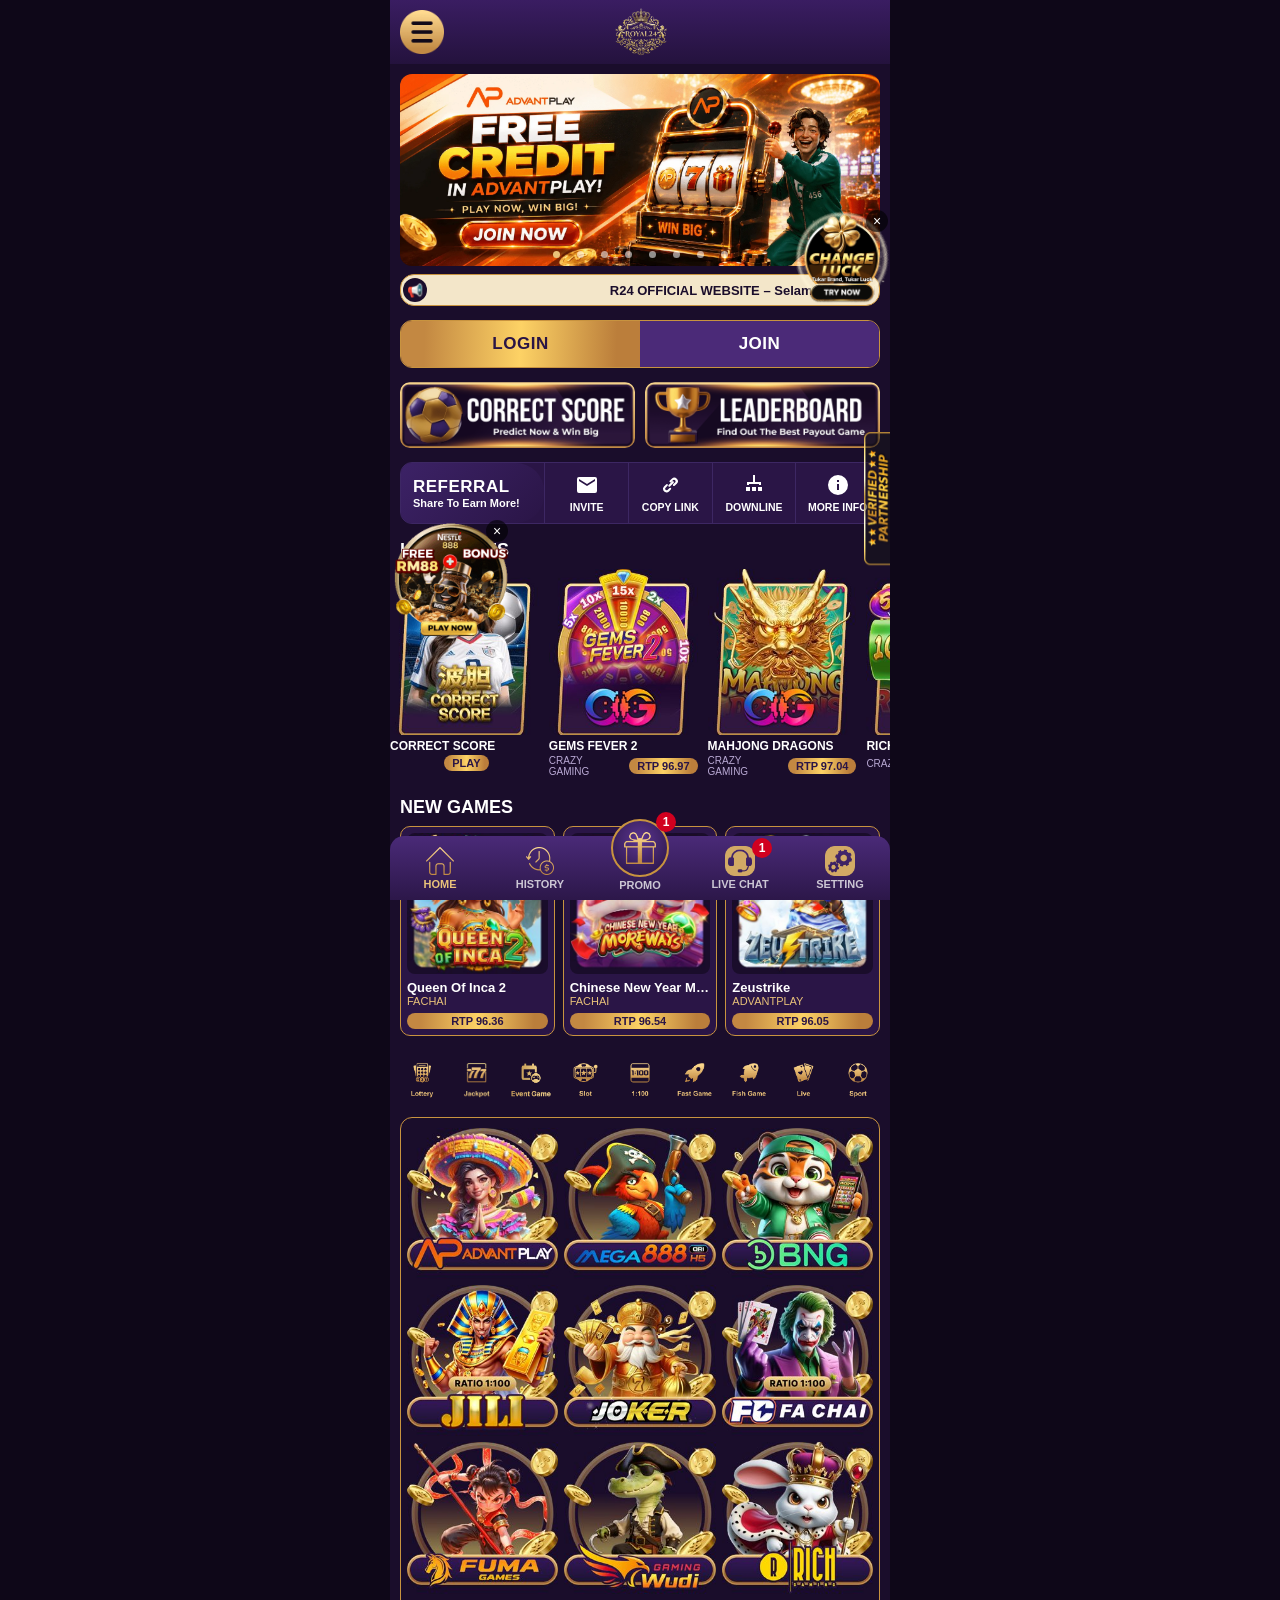
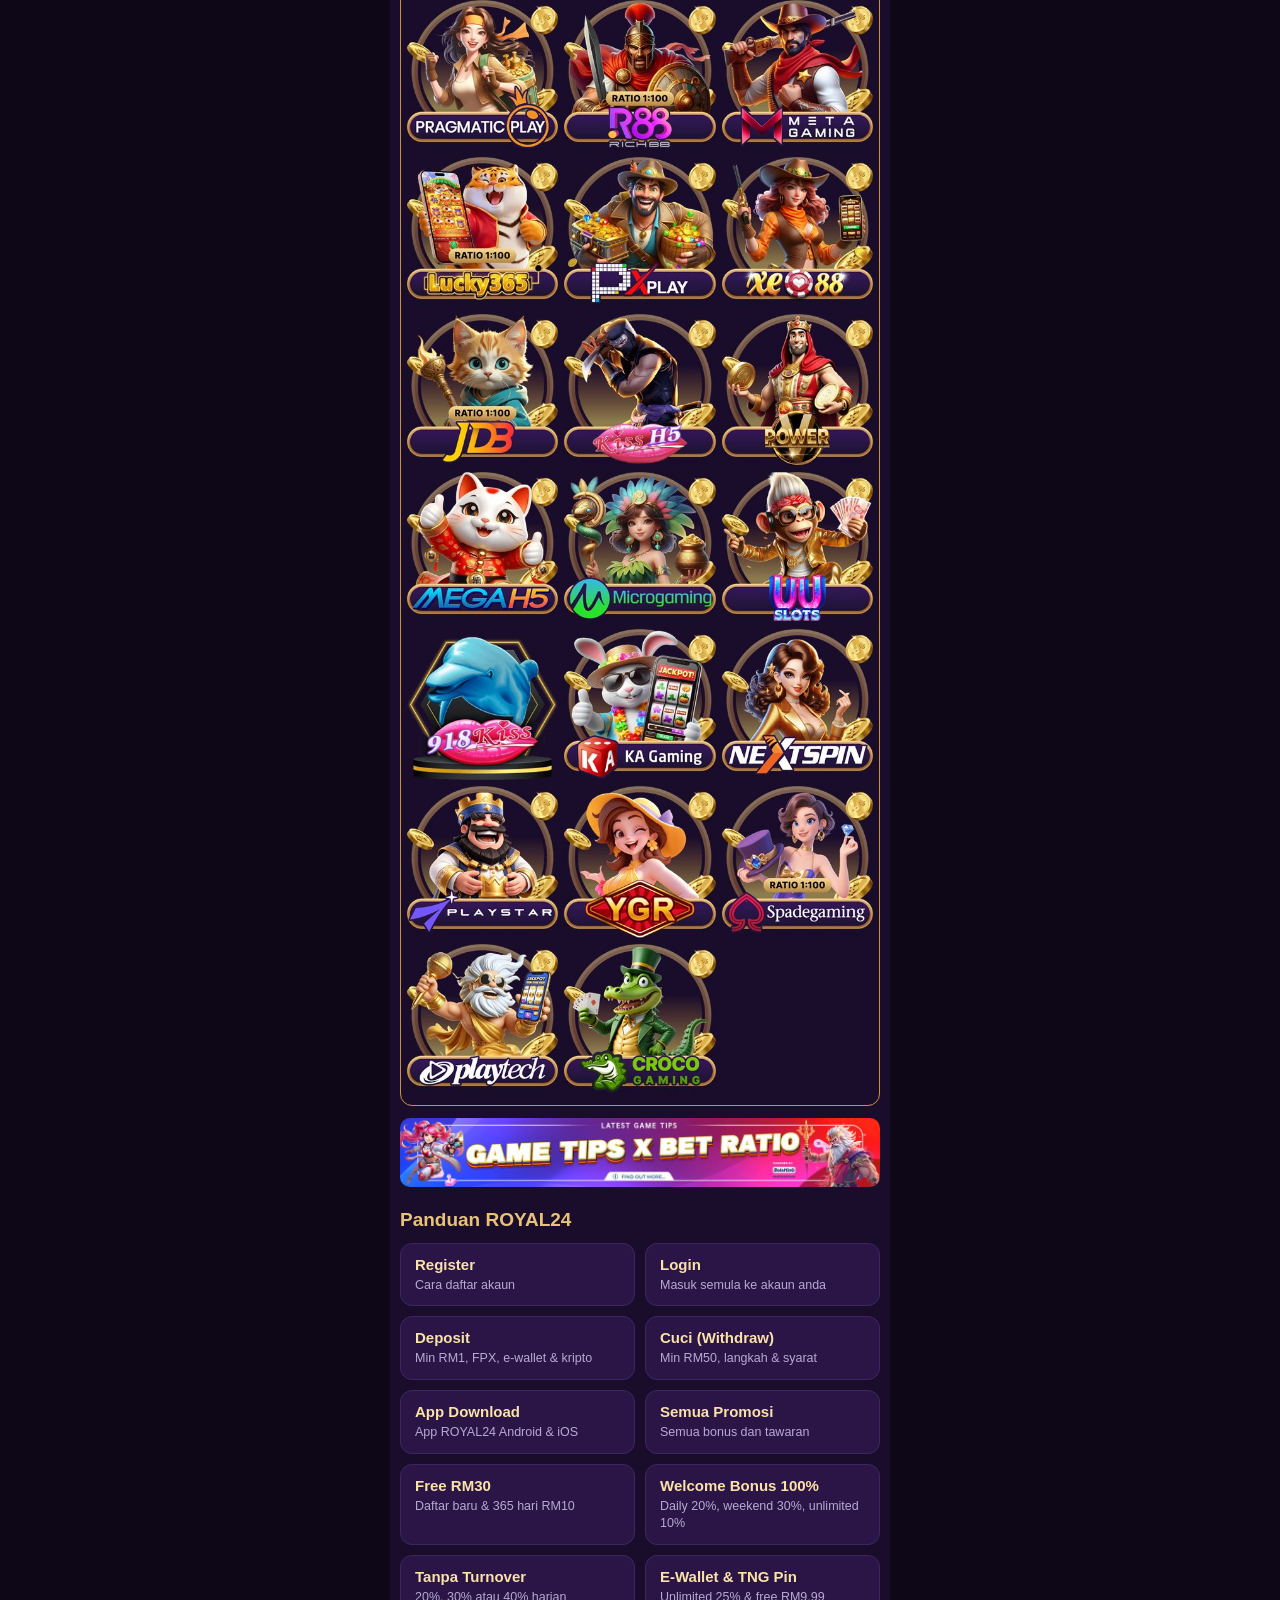
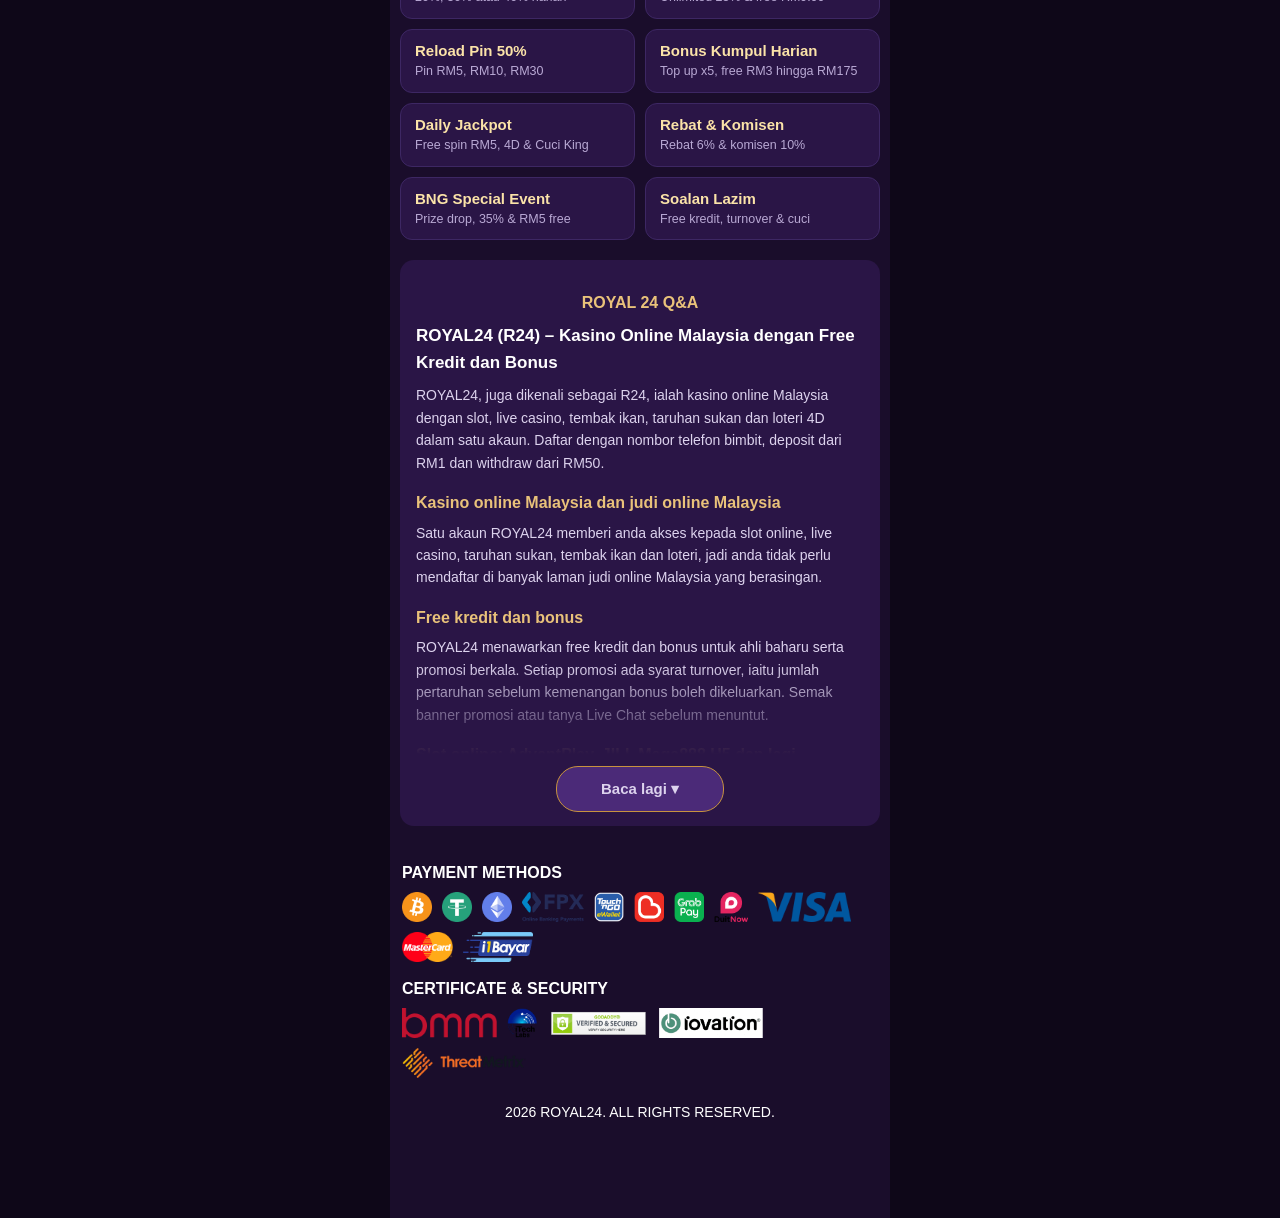
<file: index.html>
<!DOCTYPE html>
<html lang="ms">
<head>
  <meta charset="UTF-8">
  <meta name="viewport" content="width=device-width, initial-scale=1, viewport-fit=cover">
  <title>ROYAL24 (R24) – Kasino Online Malaysia | Free Kredit &amp; Bonus</title>
  <meta name="description" content="ROYAL24 (R24) kasino online Malaysia: slot, live casino, tembak ikan dan 4D. Free kredit dan bonus, deposit dari RM1 melalui FPX, Touch n Go, Boost dan GrabPay, withdraw dari RM50.">
  <meta name="robots" content="index, follow">
  <meta name="google-site-verification" content="-fDbEVdLjK5_ipsU2qZkimpQ0Qh5cwJ9fTKkLJC9FWU">
  <link rel="canonical" href="https://www.royal24.tech/">
  <meta property="og:type" content="website">
  <meta property="og:site_name" content="ROYAL24">
  <meta property="og:title" content="ROYAL24 (R24) – Kasino Online Malaysia | Free Kredit &amp; Bonus">
  <meta property="og:description" content="Slot, live casino, tembak ikan dan 4D. Deposit dari RM1, withdraw dari RM50.">
  <meta property="og:url" content="https://www.royal24.tech/">
  <meta property="og:image" content="https://www.royal24.tech/assets/banners/banner-13.webp">
  <link rel="icon" href="assets/ui/logo.png">
  <meta name="theme-color" content="#1a0d2b">
  <link rel="preload" as="image" href="assets/banners/banner-13.webp" fetchpriority="high">
  <link rel="stylesheet" href="styles.css">
</head>
<body>
  <main class="app">

    <header class="topbar">
      <a class="menu-btn" data-link="register" aria-label="Menu"><img src="assets/ui/menu.png" alt="" width="100" height="100"></a>
      <a class="logo" href="./"><img src="assets/ui/logo.png" alt="ROYAL24" width="200" height="178"></a>
      <span></span>
    </header>

    <!-- Every section below is written into the HTML (not built by script)
         so the page appears complete on first paint and never jumps. -->
    <section class="carousel" aria-label="Promosi">
      <div class="carousel-track" id="carouselTrack"><a class="slide" href="https://ppg668.cc/register.php?r=BMMTH"><img src="assets/banners/banner-13.webp" alt="Promosi ROYAL24 1" width="1000" height="400" fetchpriority="high"></a><a class="slide" href="https://ppg668.cc/register.php?r=BMMTH"><img src="assets/banners/banner-14.jpg" alt="Promosi ROYAL24 2" width="1000" height="400" loading="lazy"></a><a class="slide" href="https://ppg668.cc/register.php?r=BMMTH"><img src="assets/banners/banner-15.jpg" alt="Promosi ROYAL24 3" width="1000" height="400" loading="lazy"></a><a class="slide" href="https://ppg668.cc/register.php?r=BMMTH"><img src="assets/banners/banner-16.jpg" alt="Promosi ROYAL24 4" width="1000" height="400" loading="lazy"></a><a class="slide" href="https://ppg668.cc/register.php?r=BMMTH"><img src="assets/banners/banner-6.jpg" alt="Promosi ROYAL24 5" width="1000" height="400" loading="lazy"></a><a class="slide" href="https://ppg668.cc/register.php?r=BMMTH"><img src="assets/banners/banner-7.jpg" alt="Promosi ROYAL24 6" width="1000" height="400" loading="lazy"></a><a class="slide" href="https://ppg668.cc/register.php?r=BMMTH"><img src="assets/banners/banner-8.jpg" alt="Promosi ROYAL24 7" width="1000" height="400" loading="lazy"></a><a class="slide" href="https://ppg668.cc/register.php?r=BMMTH"><img src="assets/banners/banner-9.jpg" alt="Promosi ROYAL24 8" width="1000" height="400" loading="lazy"></a></div>
      <div class="carousel-dots" id="carouselDots"></div>
    </section>

    <div class="marquee" aria-label="Pengumuman"><span class="mic" aria-hidden="true">📢</span><div class="mq"><span>R24 OFFICIAL WEBSITE – Selamat datang ke ROYAL24, kasino online Malaysia. Nikmati free kredit, bonus dan promosi menarik, slot, live casino dan sportsbook dengan pengalaman bermain yang lancar.</span></div></div>

    <div class="auth-tabs">
      <a class="login" data-link="login">LOGIN</a>
      <a class="join" data-link="register">JOIN</a>
    </div>

    <div class="cards">
      <a data-link="correctScore"><img src="assets/ui/card-correct-score.png" alt="Correct Score – predict now and win big" width="1064" height="300"></a>
      <a data-link="leaderboard"><img src="assets/ui/card-leaderboard.png" alt="Leaderboard – find out the best payout game" width="1064" height="300"></a>
    </div>

    <section class="referral" aria-label="Referral">
      <div class="ref-title"><b>REFERRAL</b><small>Share To Earn More!</small></div>
      <div class="ref-actions">
        <button id="shareBtn"><svg viewBox="0 0 24 24"><path d="M20 4H4a2 2 0 0 0-2 2v12a2 2 0 0 0 2 2h16a2 2 0 0 0 2-2V6a2 2 0 0 0-2-2zm0 4-8 5-8-5V6l8 5 8-5z"/></svg>INVITE</button>
        <button id="copyBtn"><svg viewBox="0 0 24 24"><path d="M10.6 13.4a1 1 0 0 1 0-1.4l3.5-3.5a1 1 0 1 1 1.4 1.4L12 13.4a1 1 0 0 1-1.4 0zM8.5 19.5a3.5 3.5 0 0 1-2.5-6l2.1-2.1a1 1 0 1 1 1.4 1.4l-2.1 2.1a1.5 1.5 0 0 0 2.1 2.1l2.1-2.1a1 1 0 0 1 1.4 1.4L11 18.5a3.5 3.5 0 0 1-2.5 1zm7.4-6.5a1 1 0 0 1-.7-1.7l2.1-2.1a1.5 1.5 0 0 0-2.1-2.1l-2.1 2.1a1 1 0 0 1-1.4-1.4L13.8 5.7a3.5 3.5 0 0 1 5 5l-2.1 2.1a1 1 0 0 1-.8.2z"/></svg>COPY LINK</button>
        <a data-link="downline"><svg viewBox="0 0 24 24"><path d="M11 2h2v5h-2zM5 9h14v3h-2v-1H7v1H5zm-1 5h4v4H4zm6 0h4v4h-4zm6 0h4v4h-4zM11 7h2v2h-2z"/></svg>DOWNLINE</a>
        <a data-link="referralInfo"><svg viewBox="0 0 24 24"><path d="M12 2a10 10 0 1 0 10 10A10 10 0 0 0 12 2zm1 15h-2v-6h2zm0-8h-2V7h2z"/></svg>MORE INFO</a>
      </div>
    </section>

    <section class="block">
      <h2 class="head">HOT GAMES</h2>
      <div class="hscroll">
        <a class="hot" data-link="games"><img src="assets/hot/hot-1.jpg" alt="Correct Score" width="300" height="335" loading="lazy"><span class="g-name">Correct Score</span><span class="g-meta"><span class="g-prov"></span><span class="rtp play">PLAY</span></span></a>
        <a class="hot" data-link="games"><img src="assets/hot/hot-2.jpg" alt="Gems Fever 2" width="300" height="335" loading="lazy"><span class="g-name">Gems Fever 2</span><span class="g-meta"><span class="g-prov">Crazy Gaming</span><span class="rtp">RTP 96.97</span></span></a>
        <a class="hot" data-link="games"><img src="assets/hot/hot-3.jpg" alt="Mahjong Dragons" width="300" height="335" loading="lazy"><span class="g-name">Mahjong Dragons</span><span class="g-meta"><span class="g-prov">Crazy Gaming</span><span class="rtp">RTP 97.04</span></span></a>
        <a class="hot" data-link="games"><img src="assets/hot/hot-4.jpg" alt="Rich Coming" width="300" height="335" loading="lazy"><span class="g-name">Rich Coming</span><span class="g-meta"><span class="g-prov">Crazy Gaming</span><span class="rtp play">PLAY</span></span></a>
        <a class="hot" data-link="games"><img src="assets/hot/hot-8.jpg" alt="DJ Boom Boom" width="300" height="335" loading="lazy"><span class="g-name">DJ Boom Boom</span><span class="g-meta"><span class="g-prov">Fachai</span><span class="rtp play">PLAY</span></span></a>
        <a class="hot" data-link="games"><img src="assets/hot/hot-9.webp" alt="Dragon Chi's Quest" width="300" height="335" loading="lazy"><span class="g-name">Dragon Chi's Quest</span><span class="g-meta"><span class="g-prov">AdvantPlay</span><span class="rtp play">PLAY</span></span></a>
        <a class="hot" data-link="games"><img src="assets/hot/hot-10.webp" alt="Maya: Elemental Totem" width="300" height="335" loading="lazy"><span class="g-name">Maya: Elemental Totem</span><span class="g-meta"><span class="g-prov">AdvantPlay</span><span class="rtp play">PLAY</span></span></a>
        <a class="hot" data-link="games"><img src="assets/hot/hot-11.jpg" alt="Aztec Bonus Hunt 2" width="300" height="335" loading="lazy"><span class="g-name">Aztec Bonus Hunt 2</span><span class="g-meta"><span class="g-prov">AdvantPlay</span><span class="rtp play">PLAY</span></span></a>
      </div>
    </section>

    <section class="block">
      <h2 class="head">NEW GAMES</h2>
      <div class="new-grid">
        <a class="new-card" data-link="games"><img src="assets/new/new-1.jpg" alt="Queen Of Inca 2" width="300" height="300" loading="lazy"><b>Queen Of Inca 2</b><span>Fachai</span><span class="rtp wide">RTP 96.36</span></a>
        <a class="new-card" data-link="games"><img src="assets/new/new-2.jpg" alt="Chinese New Year Moreways" width="300" height="300" loading="lazy"><b>Chinese New Year Moreways</b><span>Fachai</span><span class="rtp wide">RTP 96.54</span></a>
        <a class="new-card" data-link="games"><img src="assets/new/new-3.jpg" alt="Zeustrike" width="300" height="300" loading="lazy"><b>Zeustrike</b><span>AdvantPlay</span><span class="rtp wide">RTP 96.05</span></a>
      </div>
    </section>

    <section class="block">
      <h2 class="sr-only">Kategori permainan</h2>
      <div class="cat-row">
        <a class="cat" data-link="games"><img src="assets/cat/cat-1.png" alt="Lottery" width="120" height="111" loading="lazy"></a>
        <a class="cat" data-link="games"><img src="assets/cat/cat-2.png" alt="Jackpot" width="120" height="111" loading="lazy"></a>
        <a class="cat" data-link="games"><img src="assets/cat/cat-3.png" alt="Event Game" width="120" height="111" loading="lazy"></a>
        <a class="cat" data-link="games"><img src="assets/cat/cat-4.png" alt="Slot" width="120" height="111" loading="lazy"></a>
        <a class="cat" data-link="games"><img src="assets/cat/cat-5.png" alt="1:100" width="120" height="111" loading="lazy"></a>
        <a class="cat" data-link="games"><img src="assets/cat/cat-6.png" alt="Fast Game" width="120" height="111" loading="lazy"></a>
        <a class="cat" data-link="games"><img src="assets/cat/cat-7.png" alt="Fish Game" width="120" height="111" loading="lazy"></a>
        <a class="cat" data-link="games"><img src="assets/cat/cat-8.png" alt="Live" width="120" height="111" loading="lazy"></a>
        <a class="cat" data-link="games"><img src="assets/cat/cat-9.png" alt="Sport" width="120" height="111" loading="lazy"></a>
      </div>
      <div class="prov-box">
        <div class="prov-grid">
        <a class="prov" data-link="games"><img src="assets/slots/advp.jpg" alt="AdvantPlay" width="240" height="240" loading="lazy"></a>
        <a class="prov" data-link="games"><img src="assets/slots/m2h5.jpg" alt="Mega888 H5" width="240" height="240" loading="lazy"></a>
        <a class="prov" data-link="games"><img src="assets/slots/bng.jpg" alt="BNG" width="240" height="240" loading="lazy"></a>
        <a class="prov" data-link="games"><img src="assets/slots/jili.jpg" alt="JILI" width="240" height="240" loading="lazy"></a>
        <a class="prov" data-link="games"><img src="assets/slots/joker.jpg" alt="Joker" width="240" height="240" loading="lazy"></a>
        <a class="prov" data-link="games"><img src="assets/slots/fc.jpg" alt="Fa Chai" width="240" height="240" loading="lazy"></a>
        <a class="prov" data-link="games"><img src="assets/slots/fuma.jpg" alt="Fuma Games" width="240" height="240" loading="lazy"></a>
        <a class="prov" data-link="games"><img src="assets/slots/wudi.jpg" alt="Wudi Gaming" width="240" height="240" loading="lazy"></a>
        <a class="prov" data-link="games"><img src="assets/slots/rg.jpg" alt="Rich Gaming" width="240" height="240" loading="lazy"></a>
        <a class="prov" data-link="games"><img src="assets/slots/pp-1.jpg" alt="Pragmatic Play" width="240" height="240" loading="lazy"></a>
        <a class="prov" data-link="games"><img src="assets/slots/rich88.jpg" alt="Rich88" width="240" height="240" loading="lazy"></a>
        <a class="prov" data-link="games"><img src="assets/slots/meta.jpg" alt="Meta Gaming" width="240" height="240" loading="lazy"></a>
        <a class="prov" data-link="games"><img src="assets/slots/lucky365.jpg" alt="Lucky365" width="240" height="240" loading="lazy"></a>
        <a class="prov" data-link="games"><img src="assets/slots/pxplay.jpg" alt="PXPlay" width="240" height="240" loading="lazy"></a>
        <a class="prov" data-link="games"><img src="assets/slots/xe88.jpg" alt="XE88" width="240" height="240" loading="lazy"></a>
        <a class="prov" data-link="games"><img src="assets/slots/jdb-1.jpg" alt="JDB" width="240" height="240" loading="lazy"></a>
        <a class="prov" data-link="games"><img src="assets/slots/kissh5.jpg" alt="Kiss H5" width="240" height="240" loading="lazy"></a>
        <a class="prov" data-link="games"><img src="assets/slots/vp.jpg" alt="VPower" width="240" height="240" loading="lazy"></a>
        <a class="prov" data-link="games"><img src="assets/slots/mg888h5.jpg" alt="Mega H5" width="240" height="240" loading="lazy"></a>
        <a class="prov" data-link="games"><img src="assets/slots/mg.jpg" alt="Microgaming" width="240" height="240" loading="lazy"></a>
        <a class="prov" data-link="games"><img src="assets/slots/uus.jpg" alt="UU Slots" width="240" height="240" loading="lazy"></a>
        <a class="prov" data-link="games"><img src="assets/slots/kiss918.jpg" alt="918Kiss" width="240" height="240" loading="lazy"></a>
        <a class="prov" data-link="games"><img src="assets/slots/ka.jpg" alt="KA Gaming" width="240" height="240" loading="lazy"></a>
        <a class="prov" data-link="games"><img src="assets/slots/ns.jpg" alt="NextSpin" width="240" height="240" loading="lazy"></a>
        <a class="prov" data-link="games"><img src="assets/slots/playstar.jpg" alt="PlayStar" width="240" height="240" loading="lazy"></a>
        <a class="prov" data-link="games"><img src="assets/slots/ygr.jpg" alt="YGR" width="240" height="240" loading="lazy"></a>
        <a class="prov" data-link="games"><img src="assets/slots/spade.jpg" alt="Spadegaming" width="240" height="240" loading="lazy"></a>
        <a class="prov" data-link="games"><img src="assets/slots/pt3-1.jpg" alt="Playtech" width="240" height="240" loading="lazy"></a>
        <a class="prov" data-link="games"><img src="assets/slots/croco.jpg" alt="Croco Gaming" width="240" height="240" loading="lazy"></a>
        </div>
      </div>
    </section>

    <a class="promo" data-link="gameTips"><img src="assets/ui/game-tips.jpg" alt="Royal24 slot game tips and bet ratio" width="1000" height="143" loading="lazy"></a>

    <!-- Search-engine content, folded behind "Baca lagi" by collapse.js. -->
    <section class="guide-grid-wrap home-grid" aria-label="Panduan ROYAL24">
      <h2 class="guide-grid-title">Panduan ROYAL24</h2>
      <div class="guide-grid">
        <a href="register"><b>Register</b><span>Cara daftar akaun</span></a>
        <a href="register#login"><b>Login</b><span>Masuk semula ke akaun anda</span></a>
        <a href="deposit"><b>Deposit</b><span>Min RM1, FPX, e-wallet &amp; kripto</span></a>
        <a href="cuci"><b>Cuci (Withdraw)</b><span>Min RM50, langkah &amp; syarat</span></a>
        <a href="app-download"><b>App Download</b><span>App ROYAL24 Android &amp; iOS</span></a>
        <a href="promotions"><b>Semua Promosi</b><span>Semua bonus dan tawaran</span></a>
        <a href="promotions#free"><b>Free RM30</b><span>Daftar baru &amp; 365 hari RM10</span></a>
        <a href="promotions#kaki-slot"><b>Welcome Bonus 100%</b><span>Daily 20%, weekend 30%, unlimited 10%</span></a>
        <a href="promotions#no-turnover"><b>Tanpa Turnover</b><span>20%, 30% atau 40% harian</span></a>
        <a href="promotions#ewallet"><b>E-Wallet &amp; TNG Pin</b><span>Unlimited 25% &amp; free RM9.99</span></a>
        <a href="promotions#pin"><b>Reload Pin 50%</b><span>Pin RM5, RM10, RM30</span></a>
        <a href="promotions#kumpul"><b>Bonus Kumpul Harian</b><span>Top up x5, free RM3 hingga RM175</span></a>
        <a href="promotions#jackpot"><b>Daily Jackpot</b><span>Free spin RM5, 4D &amp; Cuci King</span></a>
        <a href="promotions#rebate"><b>Rebat &amp; Komisen</b><span>Rebat 6% &amp; komisen 10%</span></a>
        <a href="promotions#event"><b>BNG Special Event</b><span>Prize drop, 35% &amp; RM5 free</span></a>
        <a href="faq"><b>Soalan Lazim</b><span>Free kredit, turnover &amp; cuci</span></a>
      </div>
    </section>
    <section class="seo">
      <h2 class="qa-title">ROYAL 24 Q&amp;A</h2>
      <h1>ROYAL24 (R24) – Kasino Online Malaysia dengan Free Kredit dan Bonus</h1>
      <p>ROYAL24, juga dikenali sebagai R24, ialah kasino online Malaysia dengan slot, live casino, tembak ikan, taruhan sukan dan loteri 4D dalam satu akaun. Daftar dengan nombor telefon bimbit, deposit dari RM1 dan withdraw dari RM50.</p>
      <div class="collapsible">
        <h2>Kasino online Malaysia dan judi online Malaysia</h2>
        <p>Satu akaun ROYAL24 memberi anda akses kepada slot online, live casino, taruhan sukan, tembak ikan dan loteri, jadi anda tidak perlu mendaftar di banyak laman judi online Malaysia yang berasingan.</p>

        <h2>Free kredit dan bonus</h2>
        <p>ROYAL24 menawarkan free kredit dan bonus untuk ahli baharu serta promosi berkala. Setiap promosi ada syarat turnover, iaitu jumlah pertaruhan sebelum kemenangan bonus boleh dikeluarkan. Semak banner promosi atau tanya Live Chat sebelum menuntut.</p>

        <h2>Slot online: AdvantPlay, JILI, Mega888 H5 dan lagi</h2>
        <p>Main slot daripada AdvantPlay, Mega888 H5, BNG, JILI, Joker, Fa Chai, Pragmatic Play, Playtech, Lucky365, Kiss H5 dan banyak lagi, termasuk kategori slot 1:100 dan game jackpot.</p>

        <h2>Live casino, taruhan sukan dan loteri 4D</h2>
        <p>Kategori Live menawarkan baccarat dan roulette dengan dealer langsung. Buat taruhan sukan melalui kategori Sport, ramal keputusan perlawanan melalui Correct Score, atau main loteri 4D.</p>

        <h2>Cuci (withdraw) dari RM50</h2>
        <p>Cuci ialah istilah tempatan untuk withdraw: cuci RM50 sama dengan withdraw RM50. Minimum cuci di ROYAL24 ialah RM50 melalui FPX atau e-wallet. Lihat <a href="cuci">panduan cara cuci ROYAL24</a> untuk langkah demi langkah.</p>

        <h2>Deposit dengan FPX, Touch n Go, Boost dan GrabPay</h2>
        <p>ROYAL24 menerima FPX, Touch 'n Go eWallet, Boost, GrabPay, DuitNow, kad Visa dan Mastercard, iBayar serta kripto Bitcoin, TRX dan Ethereum. Deposit minimum ialah RM1 dan withdraw minimum ialah RM50.</p>

        <h2>Baccarat, roulette dan poker</h2>
        <p>Kategori Live di ROYAL24 menawarkan baccarat, roulette dan permainan meja lain dengan dealer langsung. Pemain yang suka kemahiran juga boleh mencuba poker. Gunakan taruhan tetap dan tetapkan bilangan pusingan sebelum bermula.</p>

        <h2>Sukan maya dan Correct Score</h2>
        <p>Selain taruhan sukan biasa, cuba sukan maya yang berlangsung sepanjang hari, atau ramal keputusan tepat perlawanan bola sepak melalui Correct Score untuk peluang menang besar.</p>

        <h2>Bonus selamat datang dan cashback</h2>
        <p>Lihat <a href="promotions">senarai penuh promosi ROYAL24</a>: free RM30, welcome bonus 100%, bonus tanpa turnover dan banyak lagi.</p>
        <p>Ahli baharu boleh menuntut bonus selamat datang dan free kredit, manakala ahli aktif menikmati rebat dan cashback berkala. Semak banner promosi untuk tawaran terkini dan baca syarat turnover sebelum menuntut.</p>

        <h2>Deposit RM10 atau RM1: mula dengan modal kecil</h2>
        <p>Deposit bermula dari RM1, jadi deposit RM10 sudah cukup untuk mencuba banyak slot dan kategori 1:100. Lihat <a href="deposit">panduan deposit dan withdraw ROYAL24</a> untuk semua kaedah pembayaran.</p>

        <h2>Referral: kongsi dan dapat lebih</h2>
        <p>Tekan Invite atau Copy Link untuk berkongsi pautan referral anda, dan semak Downline untuk melihat rakan yang menyertai melalui pautan anda.</p>

        <h2>Soalan lazim</h2>
        <p>Lihat <a href="faq">semua soalan lazim ROYAL24</a> tentang free kredit, turnover dan withdraw.</p>
        <h3>Berapakah deposit dan withdraw minimum di ROYAL24?</h3>
        <p>Deposit minimum ialah RM1 dan withdraw minimum ialah RM50.</p>
        <h3>Bagaimana cara menuntut free kredit?</h3>
        <p>Daftar akaun, kemudian hubungi Live Chat dan nyatakan promosi yang anda mahu. Pastikan anda memahami syarat turnover sebelum bermain.</p>
        <h3>Bolehkah saya bermain di telefon?</h3>
        <p>Boleh. ROYAL24 direka untuk telefon Android dan iPhone, dan banyak game H5 boleh dimainkan terus dalam pelayar.</p>
        <h3>Bagaimana cara menghubungi khidmat pelanggan?</h3>
        <p>Melalui Live Chat yang dibuka 24 jam sehari.</p>

        <p>18+ sahaja. Sila bermain secara bertanggungjawab.</p>
      </div>
    </section>

    <footer class="footer">
      <h3>PAYMENT METHODS</h3>
      <div class="icons"><img src="assets/pay/bitcoin.png" alt="Bitcoin" width="30" height="30" loading="lazy"><img src="assets/pay/trx.png" alt="TRX" width="30" height="30" loading="lazy"><img src="assets/pay/ethereum.png" alt="Ethereum" width="30" height="30" loading="lazy"><img src="assets/pay/fpx.png" alt="FPX" width="62" height="30" loading="lazy"><img src="assets/pay/tng.png" alt="Touch 'n Go eWallet" width="30" height="30" loading="lazy"><img src="assets/pay/boost.png" alt="Boost" width="30" height="30" loading="lazy"><img src="assets/pay/grab.png" alt="GrabPay" width="30" height="30" loading="lazy"><img src="assets/pay/duitnow.png" alt="DuitNow" width="34" height="30" loading="lazy"><img src="assets/pay/visa.png" alt="Visa" width="93" height="30" loading="lazy"><img src="assets/pay/mastercard.png" alt="Mastercard" width="51" height="30" loading="lazy"><img src="assets/pay/ibayar.png" alt="iBayar" width="65" height="30" loading="lazy"></div>
      <h3>CERTIFICATE &amp; SECURITY</h3>
      <div class="icons"><img src="assets/cert/cert1.png" alt="BMM Testlabs" width="95" height="30" loading="lazy"><img src="assets/cert/cert2.png" alt="iTech Labs" width="30" height="30" loading="lazy"><img src="assets/cert/cert3.png" alt="GoDaddy verified and secured" width="102" height="30" loading="lazy"><img src="assets/cert/cert4.png" alt="iovation" width="104" height="30" loading="lazy"><img src="assets/cert/cert5.png" alt="ThreatMetrix" width="124" height="30" loading="lazy"></div>
      <p class="copyright">2026 ROYAL24. ALL RIGHTS RESERVED.</p>
    </footer>
  </main>

  <a class="side-tab" data-link="partnership"><img src="assets/ui/verified.png" alt="Verified partnership" width="58" height="296"></a>
  <div class="float change-luck" id="changeLuck">
    <a data-link="changeLuck"><img src="assets/still/change-luck.png" data-anim="assets/ui/change-luck.gif" alt="Change Luck – try now" width="130" height="130"></a>
    <button type="button" class="close" data-close="changeLuck" aria-label="Hide Change Luck">×</button>
  </div>
  <div class="float free-rm88" id="freeRm88">
    <a data-link="register"><img src="assets/still/free-rm88.png" data-anim="assets/ui/free-rm88.gif" alt="Free RM88 bonus – play now" width="160" height="160"></a>
    <button type="button" class="close" data-close="freeRm88" aria-label="Hide Free RM88">×</button>
  </div>

  <nav class="bottom-nav">
    <a href="./" class="on"><img src="assets/nav/home.png" alt="" width="120" height="120"><span>HOME</span></a>
    <a data-link="history"><img src="assets/nav/history.png" alt="" width="120" height="120"><span>HISTORY</span></a>
    <a data-link="promo" class="promo-tab"><span class="promo-icon"><img src="assets/nav/promo.png" alt="" width="120" height="120"></span><span>PROMO</span><b class="badge">1</b></a>
    <a data-link="liveChat"><img src="assets/nav/chat.png" alt="" width="120" height="120"><span>LIVE CHAT</span><b class="badge">1</b></a>
    <a data-link="settings"><img src="assets/nav/setting.png" alt="" width="120" height="120"><span>SETTING</span></a>
  </nav>

  <div class="toast" id="toast" role="status"></div>

  <script src="config.js"></script>
  <script src="script.js"></script>
  <script src="collapse.js"></script>
  <script src="animate.js"></script>
</body>
</html>
</file>
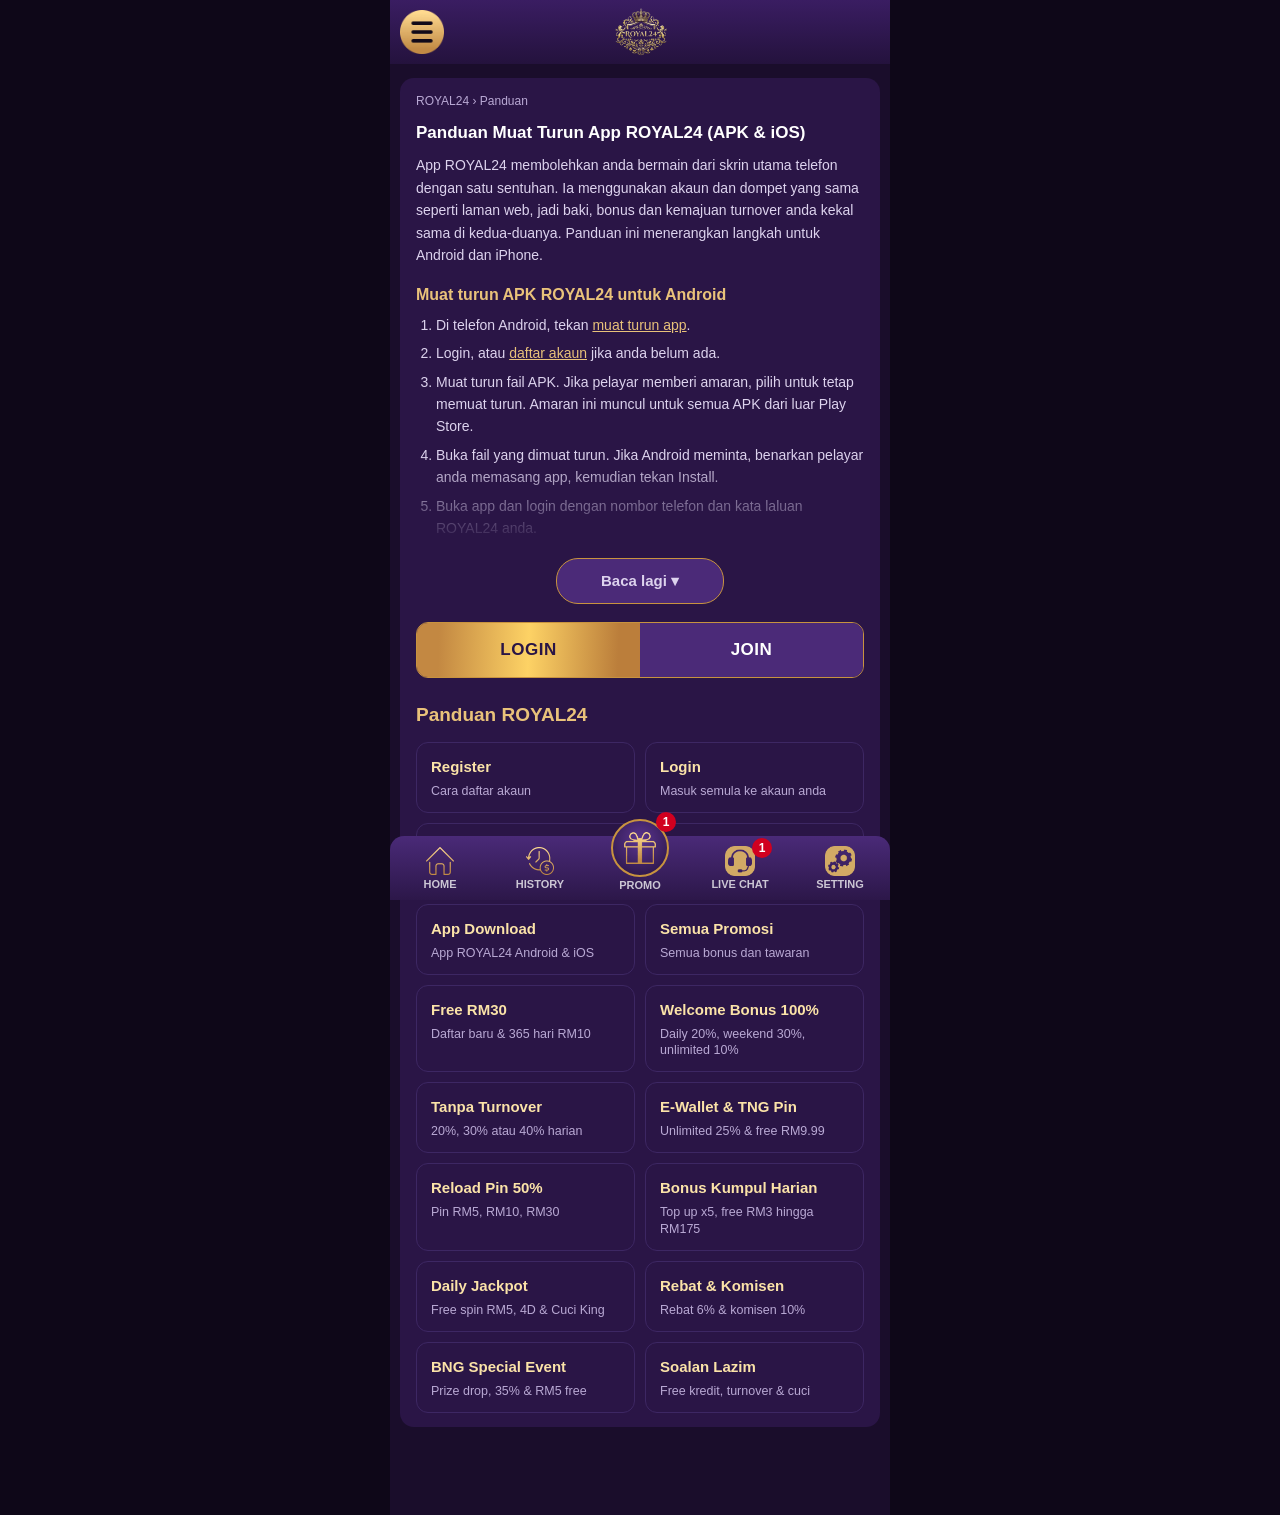
<file: app-download.html>
<!DOCTYPE html>
<html lang="ms">
<head>
  <meta charset="UTF-8">
  <meta name="viewport" content="width=device-width, initial-scale=1, viewport-fit=cover">
  <title>Muat Turun App ROYAL24 (R24) – APK Android &amp; iOS</title>
  <meta name="description" content="Cara muat turun dan pasang app ROYAL24 di Android (APK) dan iPhone, termasuk game H5 tanpa muat turun dan cara atasi masalah pemasangan.">
  <meta name="robots" content="index, follow">
  <link rel="canonical" href="https://www.royal24.tech/app-download">
  <meta property="og:type" content="article">
  <meta property="og:site_name" content="ROYAL24">
  <meta property="og:title" content="Muat Turun App ROYAL24 (R24) – APK Android &amp; iOS">
  <meta property="og:description" content="Cara muat turun dan pasang app ROYAL24 di Android (APK) dan iPhone, termasuk game H5 tanpa muat turun dan cara atasi masalah pemasangan.">
  <meta property="og:url" content="https://www.royal24.tech/app-download">
  <meta property="og:image" content="https://www.royal24.tech/assets/banners/banner-13.webp">
  <link rel="icon" href="assets/ui/logo.png">
  <meta name="theme-color" content="#1a0d2b">
  <link rel="stylesheet" href="styles.css">
</head>
<body>
  <main class="app">

    <header class="topbar">
      <a class="menu-btn" data-link="register" aria-label="Menu"><img src="assets/ui/menu.png" alt="" width="100" height="100"></a>
      <a class="logo" href="./"><img src="assets/ui/logo.png" alt="ROYAL24" width="200" height="178"></a>
      <span></span>
    </header>

    <article class="seo guide">
      <p class="crumbs"><a href="./">ROYAL24</a> &rsaquo; Panduan</p>
      <h1>Panduan Muat Turun App ROYAL24 (APK &amp; iOS)</h1>
      <p>App ROYAL24 membolehkan anda bermain dari skrin utama telefon dengan satu sentuhan. Ia menggunakan akaun dan dompet yang sama seperti laman web, jadi baki, bonus dan kemajuan turnover anda kekal sama di kedua-duanya. Panduan ini menerangkan langkah untuk Android dan iPhone.</p>
      <div class="collapsible">

      <h2>Muat turun APK ROYAL24 untuk Android</h2>
      <ol>
        <li>Di telefon Android, tekan <a data-link="register">muat turun app</a>.</li>
        <li>Login, atau <a href="register">daftar akaun</a> jika anda belum ada.</li>
        <li>Muat turun fail APK. Jika pelayar memberi amaran, pilih untuk tetap memuat turun. Amaran ini muncul untuk semua APK dari luar Play Store.</li>
        <li>Buka fail yang dimuat turun. Jika Android meminta, benarkan pelayar anda memasang app, kemudian tekan Install.</li>
        <li>Buka app dan login dengan nombor telefon dan kata laluan ROYAL24 anda.</li>
      </ol>

      <h2>Muat turun app ROYAL24 untuk iOS (iPhone)</h2>
      <ol>
        <li>Di iPhone, buka pautan <a data-link="register">muat turun app</a> dalam Safari.</li>
        <li>Login, atau <a href="register">daftar akaun</a> jika anda belum ada.</li>
        <li>Tekan pilihan pemasangan iOS dan sahkan apabila diminta.</li>
        <li>Jika app memaparkan mesej "Untrusted Developer", pergi ke Settings &rsaquo; General &rsaquo; VPN &amp; Device Management, tekan nama pembangun dan pilih Trust.</li>
        <li>Buka app dan login dengan akaun ROYAL24 anda.</li>
      </ol>

      <h2>Main tanpa muat turun</h2>
      <p>Anda juga boleh bermain terus dalam pelayar. Game H5 seperti Mega H5, Mega888 H5 dan Kiss H5 dibuka tanpa memasang app dan tidak menggunakan banyak ruang storan.</p>

      <h2>Masalah muat turun app</h2>
      <ul>
        <li><b>Muat turun tidak bermula.</b> Gunakan Chrome di Android atau Safari di iPhone, dan pastikan sambungan internet stabil.</li>
        <li><b>"App not installed".</b> Padam versi lama app ROYAL24 dahulu, kemudian pasang semula.</li>
        <li><b>Ruang storan tidak cukup.</b> Kosongkan sedikit ruang dan cuba lagi.</li>
        <li><b>Tidak boleh login.</b> Gunakan nombor telefon dan kata laluan yang sama seperti di laman web.</li>
        <li><b>Masalah lain.</b> Hubungi <a data-link="liveChat">Live Chat</a>.</li>
      </ul>

      <h2>Muat turun dengan selamat</h2>
      <p>Muat turun app ROYAL24 hanya dari pautan rasmi. Fail yang dikongsi dalam kumpulan chat mungkin telah diubah suai. App ini tidak pernah memerlukan kata laluan bank atau PIN e-wallet anda.</p>
      </div>

      <div class="auth-tabs guide-auth">
        <a class="login" data-link="login">LOGIN</a>
        <a class="join" data-link="register">JOIN</a>
      </div>

      <section class="guide-grid-wrap" aria-label="Panduan ROYAL24">
        <h2 class="guide-grid-title">Panduan ROYAL24</h2>
        <div class="guide-grid">
          <a href="register"><b>Register</b><span>Cara daftar akaun</span></a>
          <a href="register#login"><b>Login</b><span>Masuk semula ke akaun anda</span></a>
          <a href="deposit"><b>Deposit</b><span>Min RM1, FPX, e-wallet &amp; kripto</span></a>
          <a href="cuci"><b>Cuci (Withdraw)</b><span>Min RM50, langkah &amp; syarat</span></a>
          <a href="app-download"><b>App Download</b><span>App ROYAL24 Android &amp; iOS</span></a>
          <a href="promotions"><b>Semua Promosi</b><span>Semua bonus dan tawaran</span></a>
          <a href="promotions#free"><b>Free RM30</b><span>Daftar baru &amp; 365 hari RM10</span></a>
          <a href="promotions#kaki-slot"><b>Welcome Bonus 100%</b><span>Daily 20%, weekend 30%, unlimited 10%</span></a>
          <a href="promotions#no-turnover"><b>Tanpa Turnover</b><span>20%, 30% atau 40% harian</span></a>
          <a href="promotions#ewallet"><b>E-Wallet &amp; TNG Pin</b><span>Unlimited 25% &amp; free RM9.99</span></a>
          <a href="promotions#pin"><b>Reload Pin 50%</b><span>Pin RM5, RM10, RM30</span></a>
          <a href="promotions#kumpul"><b>Bonus Kumpul Harian</b><span>Top up x5, free RM3 hingga RM175</span></a>
          <a href="promotions#jackpot"><b>Daily Jackpot</b><span>Free spin RM5, 4D &amp; Cuci King</span></a>
          <a href="promotions#rebate"><b>Rebat &amp; Komisen</b><span>Rebat 6% &amp; komisen 10%</span></a>
          <a href="promotions#event"><b>BNG Special Event</b><span>Prize drop, 35% &amp; RM5 free</span></a>
          <a href="faq"><b>Soalan Lazim</b><span>Free kredit, turnover &amp; cuci</span></a>
        </div>
      </section>
    </article>
  </main>

  <nav class="bottom-nav">
    <a href="./"><img src="assets/nav/home.png" alt="" width="120" height="120"><span>HOME</span></a>
    <a data-link="history"><img src="assets/nav/history.png" alt="" width="120" height="120"><span>HISTORY</span></a>
    <a data-link="promo" class="promo-tab"><span class="promo-icon"><img src="assets/nav/promo.png" alt="" width="120" height="120"></span><span>PROMO</span><b class="badge">1</b></a>
    <a data-link="liveChat"><img src="assets/nav/chat.png" alt="" width="120" height="120"><span>LIVE CHAT</span><b class="badge">1</b></a>
    <a data-link="settings"><img src="assets/nav/setting.png" alt="" width="120" height="120"><span>SETTING</span></a>
  </nav>

  <script src="config.js"></script>
  <script src="guide.js"></script>
  <script src="collapse.js"></script>
</body>
</html>
</file>
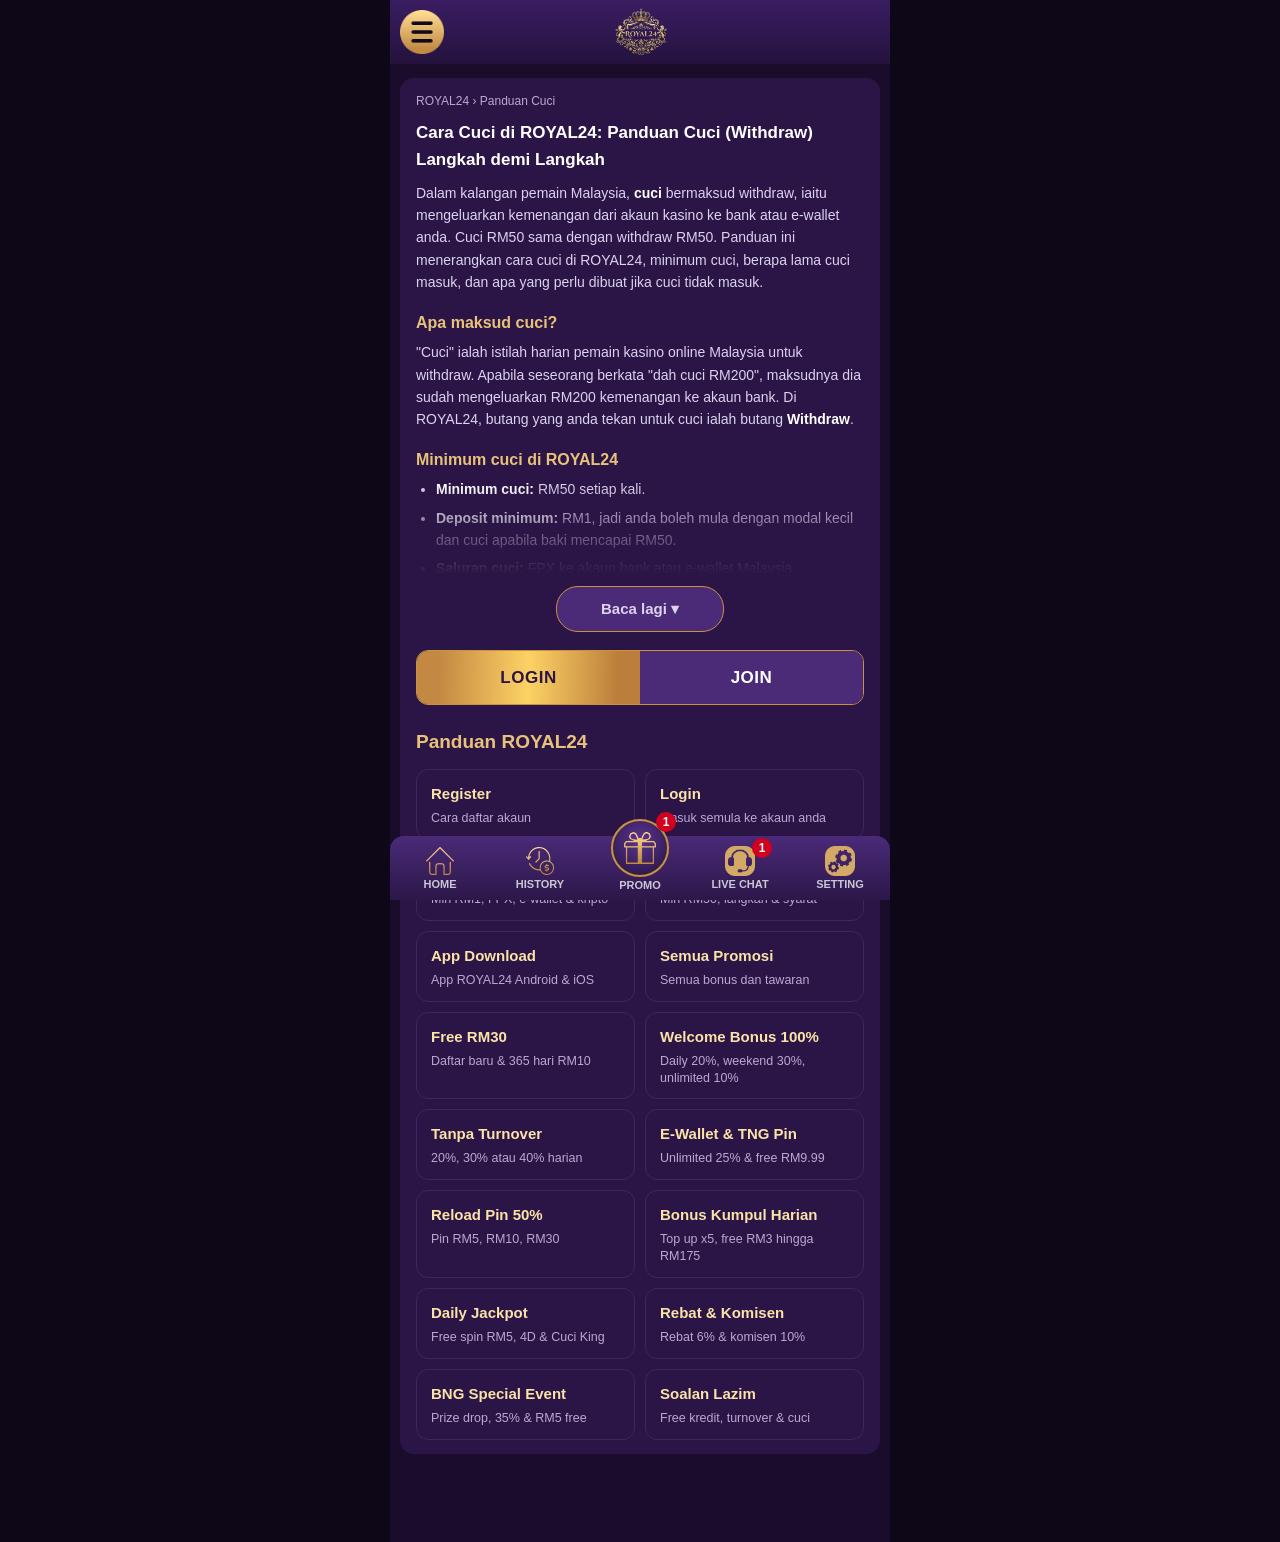
<file: cuci.html>
<!DOCTYPE html>
<html lang="ms">
<head>
  <meta charset="UTF-8">
  <meta name="viewport" content="width=device-width, initial-scale=1, viewport-fit=cover">
  <title>Cara Cuci ROYAL24 (R24) – Panduan Cuci &amp; Withdraw, Minimum RM50</title>
  <meta name="description" content="Cara cuci di ROYAL24: maksud cuci, minimum cuci RM50, langkah cuci ke bank atau e-wallet, berapa lama cuci masuk dan apa perlu dibuat jika cuci tidak masuk.">
  <meta name="robots" content="index, follow">
  <link rel="canonical" href="https://www.royal24.tech/cuci">
  <meta property="og:type" content="article">
  <meta property="og:site_name" content="ROYAL24">
  <meta property="og:title" content="Cara Cuci ROYAL24 (R24) – Panduan Cuci &amp; Withdraw, Minimum RM50">
  <meta property="og:description" content="Cara cuci di ROYAL24: maksud cuci, minimum cuci RM50, langkah cuci ke bank atau e-wallet, berapa lama cuci masuk dan apa perlu dibuat jika cuci tidak masuk.">
  <meta property="og:url" content="https://www.royal24.tech/cuci">
  <meta property="og:image" content="https://www.royal24.tech/assets/banners/banner-13.webp">
  <link rel="icon" href="assets/ui/logo.png">
  <meta name="theme-color" content="#1a0d2b">
  <link rel="stylesheet" href="styles.css">
</head>
<body>
  <main class="app">

    <header class="topbar">
      <a class="menu-btn" data-link="register" aria-label="Menu"><img src="assets/ui/menu.png" alt="" width="100" height="100"></a>
      <a class="logo" href="./"><img src="assets/ui/logo.png" alt="ROYAL24" width="200" height="178"></a>
      <span></span>
    </header>

    <article class="seo guide">
      <p class="crumbs"><a href="./">ROYAL24</a> &rsaquo; Panduan Cuci</p>
      <h1>Cara Cuci di ROYAL24: Panduan Cuci (Withdraw) Langkah demi Langkah</h1>
      <p>Dalam kalangan pemain Malaysia, <b>cuci</b> bermaksud withdraw, iaitu mengeluarkan kemenangan dari akaun kasino ke bank atau e-wallet anda. Cuci RM50 sama dengan withdraw RM50. Panduan ini menerangkan cara cuci di ROYAL24, minimum cuci, berapa lama cuci masuk, dan apa yang perlu dibuat jika cuci tidak masuk.</p>
      <div class="collapsible">

      <h2>Apa maksud cuci?</h2>
      <p>"Cuci" ialah istilah harian pemain kasino online Malaysia untuk withdraw. Apabila seseorang berkata "dah cuci RM200", maksudnya dia sudah mengeluarkan RM200 kemenangan ke akaun bank. Di ROYAL24, butang yang anda tekan untuk cuci ialah butang <b>Withdraw</b>.</p>

      <h2>Minimum cuci di ROYAL24</h2>
      <ul>
        <li><b>Minimum cuci:</b> RM50 setiap kali.</li>
        <li><b>Deposit minimum:</b> RM1, jadi anda boleh mula dengan modal kecil dan cuci apabila baki mencapai RM50.</li>
        <li><b>Saluran cuci:</b> FPX ke akaun bank atau e-wallet Malaysia.</li>
      </ul>

      <h2>Cara cuci di ROYAL24</h2>
      <ol>
        <li><a data-link="login">Login</a> ke akaun ROYAL24 anda.</li>
        <li>Pastikan baki anda sekurang-kurangnya RM50 dan tiada baki turnover bonus yang belum selesai.</li>
        <li>Tekan <b>Withdraw</b> (cuci).</li>
        <li>Masukkan jumlah yang mahu dicuci.</li>
        <li>Semak nama dan nombor akaun bank anda, kemudian sahkan.</li>
        <li>Tunggu notifikasi. Cuci melalui FPX atau e-wallet diproses dengan segera dalam waktu perkhidmatan.</li>
      </ol>

      <h2>Berapa lama cuci masuk?</h2>
      <p>Selepas pengesahan dan syarat bonus dipenuhi, cuci diproses dengan segera dalam waktu perkhidmatan. <b>Cuci kali pertama</b> mungkin memerlukan pengesahan KYC yang ringkas, jadi ia boleh mengambil masa sedikit lebih lama. Selepas itu, cuci seterusnya biasanya lebih pantas.</p>

      <h2>Cuci tidak masuk? Semak perkara ini</h2>
      <ul>
        <li><b>Turnover bonus belum selesai.</b> Jika anda menuntut free kredit atau bonus, syarat turnover mesti dipenuhi sebelum boleh cuci. Semak baki turnover di paparan dompet.</li>
        <li><b>Nama tidak sepadan.</b> Nama akaun bank mesti sama dengan nama profil ROYAL24, termasuk jarak.</li>
        <li><b>KYC belum lengkap.</b> Lengkapkan pengesahan untuk cuci kali pertama.</li>
        <li><b>Jumlah di bawah RM50.</b> Minimum cuci ialah RM50.</li>
        <li><b>Masih tidak masuk?</b> Hubungi <a data-link="liveChat">Live Chat</a> dengan nama pengguna, jumlah dan masa cuci anda. Khidmat pelanggan dibuka 24 jam.</li>
      </ul>

      <h2>Tip supaya cuci lancar</h2>
      <ul>
        <li><b>Gunakan akaun atas nama sendiri</b> untuk deposit dan cuci.</li>
        <li><b>Satu kaedah untuk deposit dan cuci.</b> Menggunakan kaedah yang sama memudahkan semakan.</li>
        <li><b>Lengkapkan KYC awal</b> supaya cuci pertama tidak tertangguh.</li>
        <li><b>Selesaikan satu promosi dahulu</b> sebelum menuntut yang lain, supaya kemajuan turnover tidak hilang.</li>
        <li><b>Cuci sebahagian kemenangan</b> selepas menang besar, dan teruskan bermain dengan baki yang kecil sahaja.</li>
      </ul>

      <h2>Cuci dengan bertanggungjawab</h2>
      <p>Tetapkan sasaran cuci sebelum bermain, contohnya berhenti dan cuci apabila baki mencapai jumlah tertentu. Keputusan permainan adalah rawak, jadi tiada game atau tips yang menjamin anda boleh cuci. Jangan deposit lebih daripada yang anda mampu. 18+ sahaja.</p>

      <h2>Soalan lazim tentang cuci</h2>
      <h3>Berapa minimum cuci di ROYAL24?</h3>
      <p>Minimum cuci ialah RM50.</p>
      <h3>Adakah cuci sama dengan withdraw?</h3>
      <p>Ya. Cuci ialah istilah tempatan untuk withdraw. Cuci RM50 bermaksud withdraw RM50.</p>
      <h3>Boleh cuci ke e-wallet?</h3>
      <p>Boleh. ROYAL24 memproses cuci melalui FPX ke akaun bank atau e-wallet Malaysia.</p>
      <h3>Kenapa cuci saya ditahan?</h3>
      <p>Sebab biasa ialah KYC belum lengkap, nama bank tidak sepadan atau turnover bonus belum selesai. Lihat juga <a href="deposit">panduan deposit dan withdraw</a> dan <a href="faq">soalan lazim ROYAL24</a>.</p>
      </div>

      <div class="auth-tabs guide-auth">
        <a class="login" data-link="login">LOGIN</a>
        <a class="join" data-link="register">JOIN</a>
      </div>

      <section class="guide-grid-wrap" aria-label="Panduan ROYAL24">
        <h2 class="guide-grid-title">Panduan ROYAL24</h2>
        <div class="guide-grid">
          <a href="register"><b>Register</b><span>Cara daftar akaun</span></a>
          <a href="register#login"><b>Login</b><span>Masuk semula ke akaun anda</span></a>
          <a href="deposit"><b>Deposit</b><span>Min RM1, FPX, e-wallet &amp; kripto</span></a>
          <a href="cuci"><b>Cuci (Withdraw)</b><span>Min RM50, langkah &amp; syarat</span></a>
          <a href="app-download"><b>App Download</b><span>App ROYAL24 Android &amp; iOS</span></a>
          <a href="promotions"><b>Semua Promosi</b><span>Semua bonus dan tawaran</span></a>
          <a href="promotions#free"><b>Free RM30</b><span>Daftar baru &amp; 365 hari RM10</span></a>
          <a href="promotions#kaki-slot"><b>Welcome Bonus 100%</b><span>Daily 20%, weekend 30%, unlimited 10%</span></a>
          <a href="promotions#no-turnover"><b>Tanpa Turnover</b><span>20%, 30% atau 40% harian</span></a>
          <a href="promotions#ewallet"><b>E-Wallet &amp; TNG Pin</b><span>Unlimited 25% &amp; free RM9.99</span></a>
          <a href="promotions#pin"><b>Reload Pin 50%</b><span>Pin RM5, RM10, RM30</span></a>
          <a href="promotions#kumpul"><b>Bonus Kumpul Harian</b><span>Top up x5, free RM3 hingga RM175</span></a>
          <a href="promotions#jackpot"><b>Daily Jackpot</b><span>Free spin RM5, 4D &amp; Cuci King</span></a>
          <a href="promotions#rebate"><b>Rebat &amp; Komisen</b><span>Rebat 6% &amp; komisen 10%</span></a>
          <a href="promotions#event"><b>BNG Special Event</b><span>Prize drop, 35% &amp; RM5 free</span></a>
          <a href="faq"><b>Soalan Lazim</b><span>Free kredit, turnover &amp; cuci</span></a>
        </div>
      </section>
    </article>
  </main>

  <nav class="bottom-nav">
    <a href="./"><img src="assets/nav/home.png" alt="" width="120" height="120"><span>HOME</span></a>
    <a data-link="history"><img src="assets/nav/history.png" alt="" width="120" height="120"><span>HISTORY</span></a>
    <a data-link="promo" class="promo-tab"><span class="promo-icon"><img src="assets/nav/promo.png" alt="" width="120" height="120"></span><span>PROMO</span><b class="badge">1</b></a>
    <a data-link="liveChat"><img src="assets/nav/chat.png" alt="" width="120" height="120"><span>LIVE CHAT</span><b class="badge">1</b></a>
    <a data-link="settings"><img src="assets/nav/setting.png" alt="" width="120" height="120"><span>SETTING</span></a>
  </nav>

  <script src="config.js"></script>
  <script src="guide.js"></script>
  <script src="collapse.js"></script>
</body>
</html>
</file>
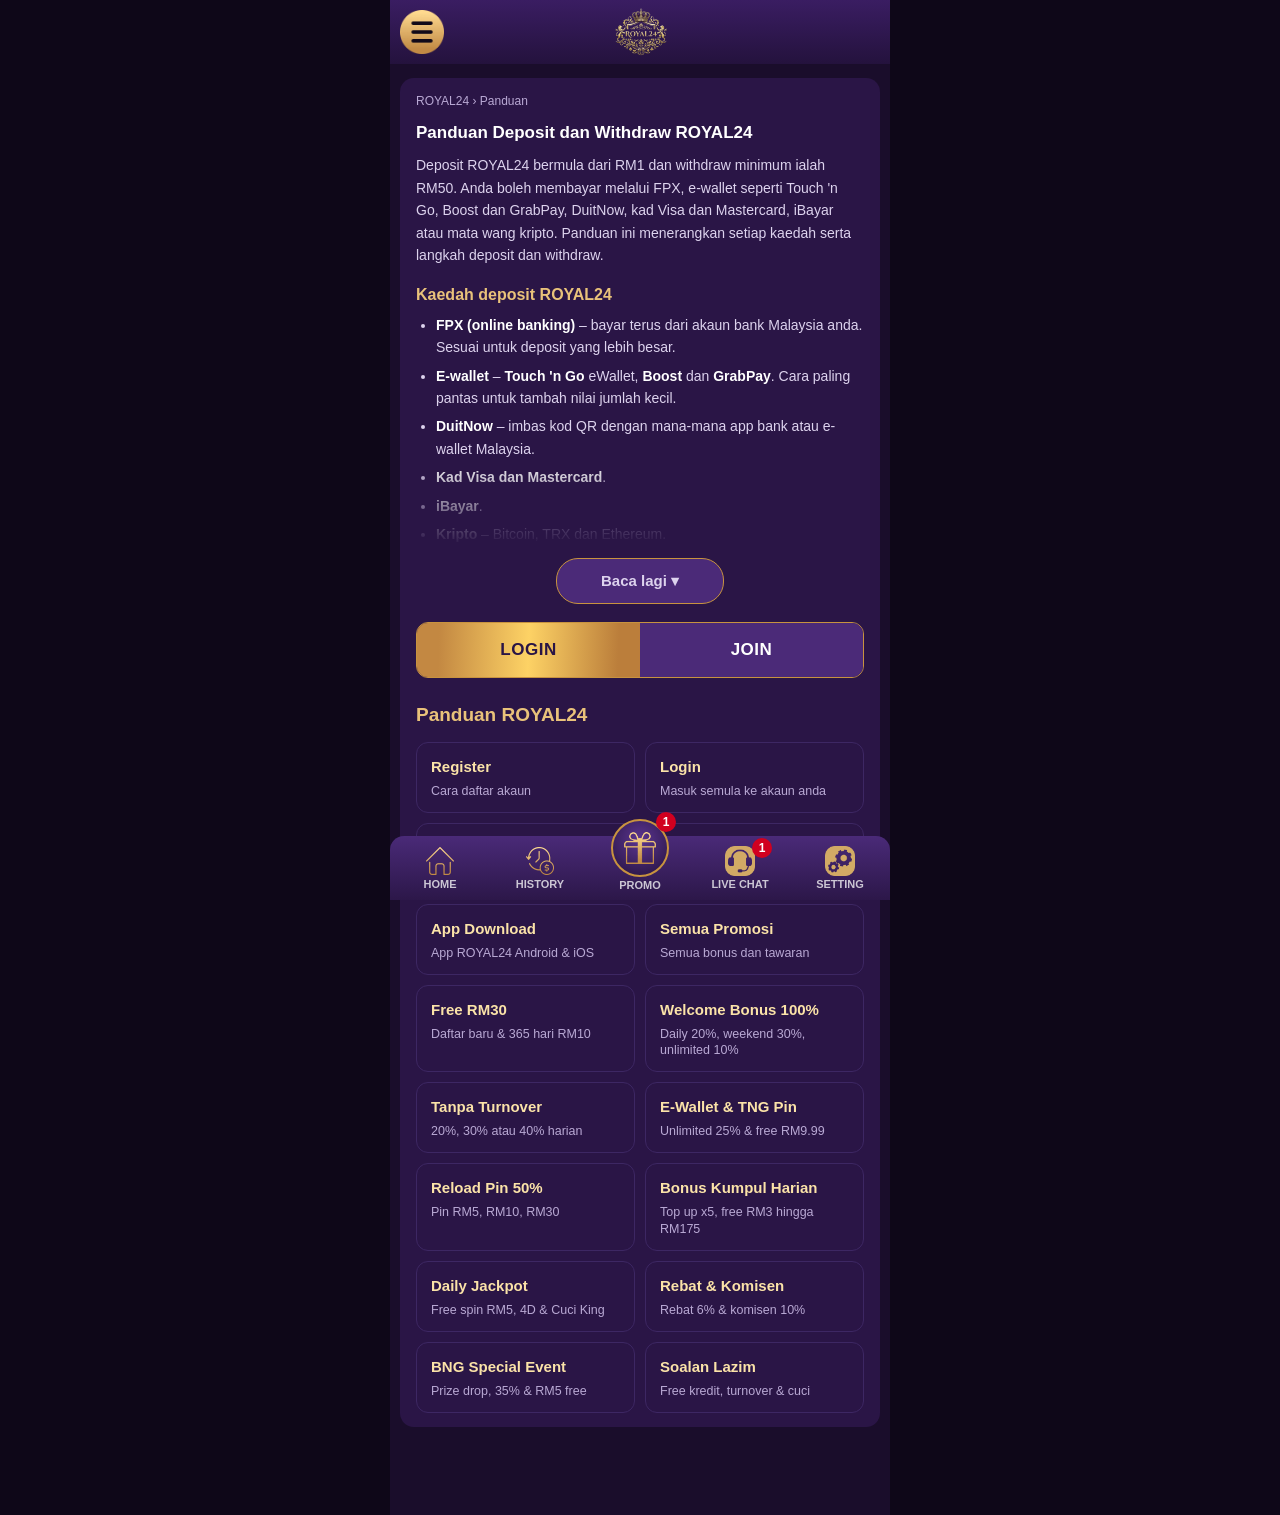
<file: deposit.html>
<!DOCTYPE html>
<html lang="ms">
<head>
  <meta charset="UTF-8">
  <meta name="viewport" content="width=device-width, initial-scale=1, viewport-fit=cover">
  <title>Deposit &amp; Withdraw ROYAL24 – FPX, Touch n Go, Boost, GrabPay</title>
  <meta name="description" content="Cara deposit ROYAL24 dari RM1 melalui FPX, Touch n Go, Boost, GrabPay, DuitNow, Visa, iBayar atau kripto, dan cara withdraw dari RM50.">
  <meta name="robots" content="index, follow">
  <link rel="canonical" href="https://www.royal24.tech/deposit">
  <meta property="og:type" content="article">
  <meta property="og:site_name" content="ROYAL24">
  <meta property="og:title" content="Deposit &amp; Withdraw ROYAL24 – FPX, Touch n Go, Boost, GrabPay">
  <meta property="og:description" content="Cara deposit ROYAL24 dari RM1 melalui FPX, Touch n Go, Boost, GrabPay, DuitNow, Visa, iBayar atau kripto, dan cara withdraw dari RM50.">
  <meta property="og:url" content="https://www.royal24.tech/deposit">
  <meta property="og:image" content="https://www.royal24.tech/assets/banners/banner-13.webp">
  <link rel="icon" href="assets/ui/logo.png">
  <meta name="theme-color" content="#1a0d2b">
  <link rel="stylesheet" href="styles.css">
</head>
<body>
  <main class="app">

    <header class="topbar">
      <a class="menu-btn" data-link="register" aria-label="Menu"><img src="assets/ui/menu.png" alt="" width="100" height="100"></a>
      <a class="logo" href="./"><img src="assets/ui/logo.png" alt="ROYAL24" width="200" height="178"></a>
      <span></span>
    </header>

    <article class="seo guide">
      <p class="crumbs"><a href="./">ROYAL24</a> &rsaquo; Panduan</p>
      <h1>Panduan Deposit dan Withdraw ROYAL24</h1>
      <p>Deposit ROYAL24 bermula dari RM1 dan withdraw minimum ialah RM50. Anda boleh membayar melalui FPX, e-wallet seperti Touch 'n Go, Boost dan GrabPay, DuitNow, kad Visa dan Mastercard, iBayar atau mata wang kripto. Panduan ini menerangkan setiap kaedah serta langkah deposit dan withdraw.</p>
      <div class="collapsible">

      <h2>Kaedah deposit ROYAL24</h2>
      <ul>
        <li><b>FPX (online banking)</b> – bayar terus dari akaun bank Malaysia anda. Sesuai untuk deposit yang lebih besar.</li>
        <li><b>E-wallet</b> – <b>Touch 'n Go</b> eWallet, <b>Boost</b> dan <b>GrabPay</b>. Cara paling pantas untuk tambah nilai jumlah kecil.</li>
        <li><b>DuitNow</b> – imbas kod QR dengan mana-mana app bank atau e-wallet Malaysia.</li>
        <li><b>Kad Visa dan Mastercard</b>.</li>
        <li><b>iBayar</b>.</li>
        <li><b>Kripto</b> – Bitcoin, TRX dan Ethereum.</li>
      </ul>

      <h2>Cara deposit ROYAL24</h2>
      <ol>
        <li><a data-link="login">Login</a> ke akaun anda. Belum ada akaun? Ikut <a href="register">panduan daftar ROYAL24</a> dahulu.</li>
        <li>Tekan Deposit dan pilih kaedah pembayaran.</li>
        <li>Masukkan jumlah. Deposit minimum ialah RM1.</li>
        <li>Jika anda mahu bonus, tuntut promosi sebelum deposit masuk, kerana bonus tidak boleh ditambah selepas itu.</li>
        <li>Ikut arahan pembayaran di skrin dan lengkapkan pembayaran dalam app bank atau e-wallet anda.</li>
      </ol>

      <h2>Cara withdraw ROYAL24</h2>
      <ol>
        <li>Login dan tekan Withdraw.</li>
        <li>Masukkan jumlah. Withdraw minimum ialah RM50.</li>
        <li>Semak butiran akaun bank anda dan sahkan.</li>
      </ol>
      <p>Withdraw melalui FPX atau e-wallet diproses dengan segera dalam waktu perkhidmatan, selepas pengesahan dan syarat bonus dipenuhi. Withdraw kali pertama mungkin memerlukan pengesahan KYC yang ringkas.</p>

      <h2>Withdraw ditahan untuk semakan?</h2>
      <ul>
        <li><b>KYC belum lengkap.</b> Lengkapkan pengesahan awal.</li>
        <li><b>Nama tidak sepadan.</b> Nama akaun bank mesti sama dengan nama profil, termasuk jarak.</li>
        <li><b>Turnover belum selesai.</b> Semak baki turnover free kredit di paparan dompet.</li>
      </ul>

      <h2>Tip pembayaran yang lancar</h2>
      <ul>
        <li><b>Satu kaedah untuk deposit dan withdraw.</b> Menggunakan kaedah yang sama memudahkan semakan.</li>
        <li><b>Simpan resit.</b> Tangkapan skrin rujukan deposit membantu Live Chat menyelesaikan masalah dengan cepat.</li>
        <li><b>Bayar hanya ke butiran yang dipaparkan</b> di halaman deposit pada masa itu, dan dari akaun atas nama anda sendiri.</li>
        <li>Deposit tidak masuk? Hantar resit kepada <a data-link="liveChat">Live Chat</a>, yang dibuka 24 jam.</li>
      </ul>
      </div>

      <div class="auth-tabs guide-auth">
        <a class="login" data-link="login">LOGIN</a>
        <a class="join" data-link="register">JOIN</a>
      </div>

      <section class="guide-grid-wrap" aria-label="Panduan ROYAL24">
        <h2 class="guide-grid-title">Panduan ROYAL24</h2>
        <div class="guide-grid">
          <a href="register"><b>Register</b><span>Cara daftar akaun</span></a>
          <a href="register#login"><b>Login</b><span>Masuk semula ke akaun anda</span></a>
          <a href="deposit"><b>Deposit</b><span>Min RM1, FPX, e-wallet &amp; kripto</span></a>
          <a href="cuci"><b>Cuci (Withdraw)</b><span>Min RM50, langkah &amp; syarat</span></a>
          <a href="app-download"><b>App Download</b><span>App ROYAL24 Android &amp; iOS</span></a>
          <a href="promotions"><b>Semua Promosi</b><span>Semua bonus dan tawaran</span></a>
          <a href="promotions#free"><b>Free RM30</b><span>Daftar baru &amp; 365 hari RM10</span></a>
          <a href="promotions#kaki-slot"><b>Welcome Bonus 100%</b><span>Daily 20%, weekend 30%, unlimited 10%</span></a>
          <a href="promotions#no-turnover"><b>Tanpa Turnover</b><span>20%, 30% atau 40% harian</span></a>
          <a href="promotions#ewallet"><b>E-Wallet &amp; TNG Pin</b><span>Unlimited 25% &amp; free RM9.99</span></a>
          <a href="promotions#pin"><b>Reload Pin 50%</b><span>Pin RM5, RM10, RM30</span></a>
          <a href="promotions#kumpul"><b>Bonus Kumpul Harian</b><span>Top up x5, free RM3 hingga RM175</span></a>
          <a href="promotions#jackpot"><b>Daily Jackpot</b><span>Free spin RM5, 4D &amp; Cuci King</span></a>
          <a href="promotions#rebate"><b>Rebat &amp; Komisen</b><span>Rebat 6% &amp; komisen 10%</span></a>
          <a href="promotions#event"><b>BNG Special Event</b><span>Prize drop, 35% &amp; RM5 free</span></a>
          <a href="faq"><b>Soalan Lazim</b><span>Free kredit, turnover &amp; cuci</span></a>
        </div>
      </section>
    </article>
  </main>

  <nav class="bottom-nav">
    <a href="./"><img src="assets/nav/home.png" alt="" width="120" height="120"><span>HOME</span></a>
    <a data-link="history"><img src="assets/nav/history.png" alt="" width="120" height="120"><span>HISTORY</span></a>
    <a data-link="promo" class="promo-tab"><span class="promo-icon"><img src="assets/nav/promo.png" alt="" width="120" height="120"></span><span>PROMO</span><b class="badge">1</b></a>
    <a data-link="liveChat"><img src="assets/nav/chat.png" alt="" width="120" height="120"><span>LIVE CHAT</span><b class="badge">1</b></a>
    <a data-link="settings"><img src="assets/nav/setting.png" alt="" width="120" height="120"><span>SETTING</span></a>
  </nav>

  <script src="config.js"></script>
  <script src="guide.js"></script>
  <script src="collapse.js"></script>
</body>
</html>
</file>
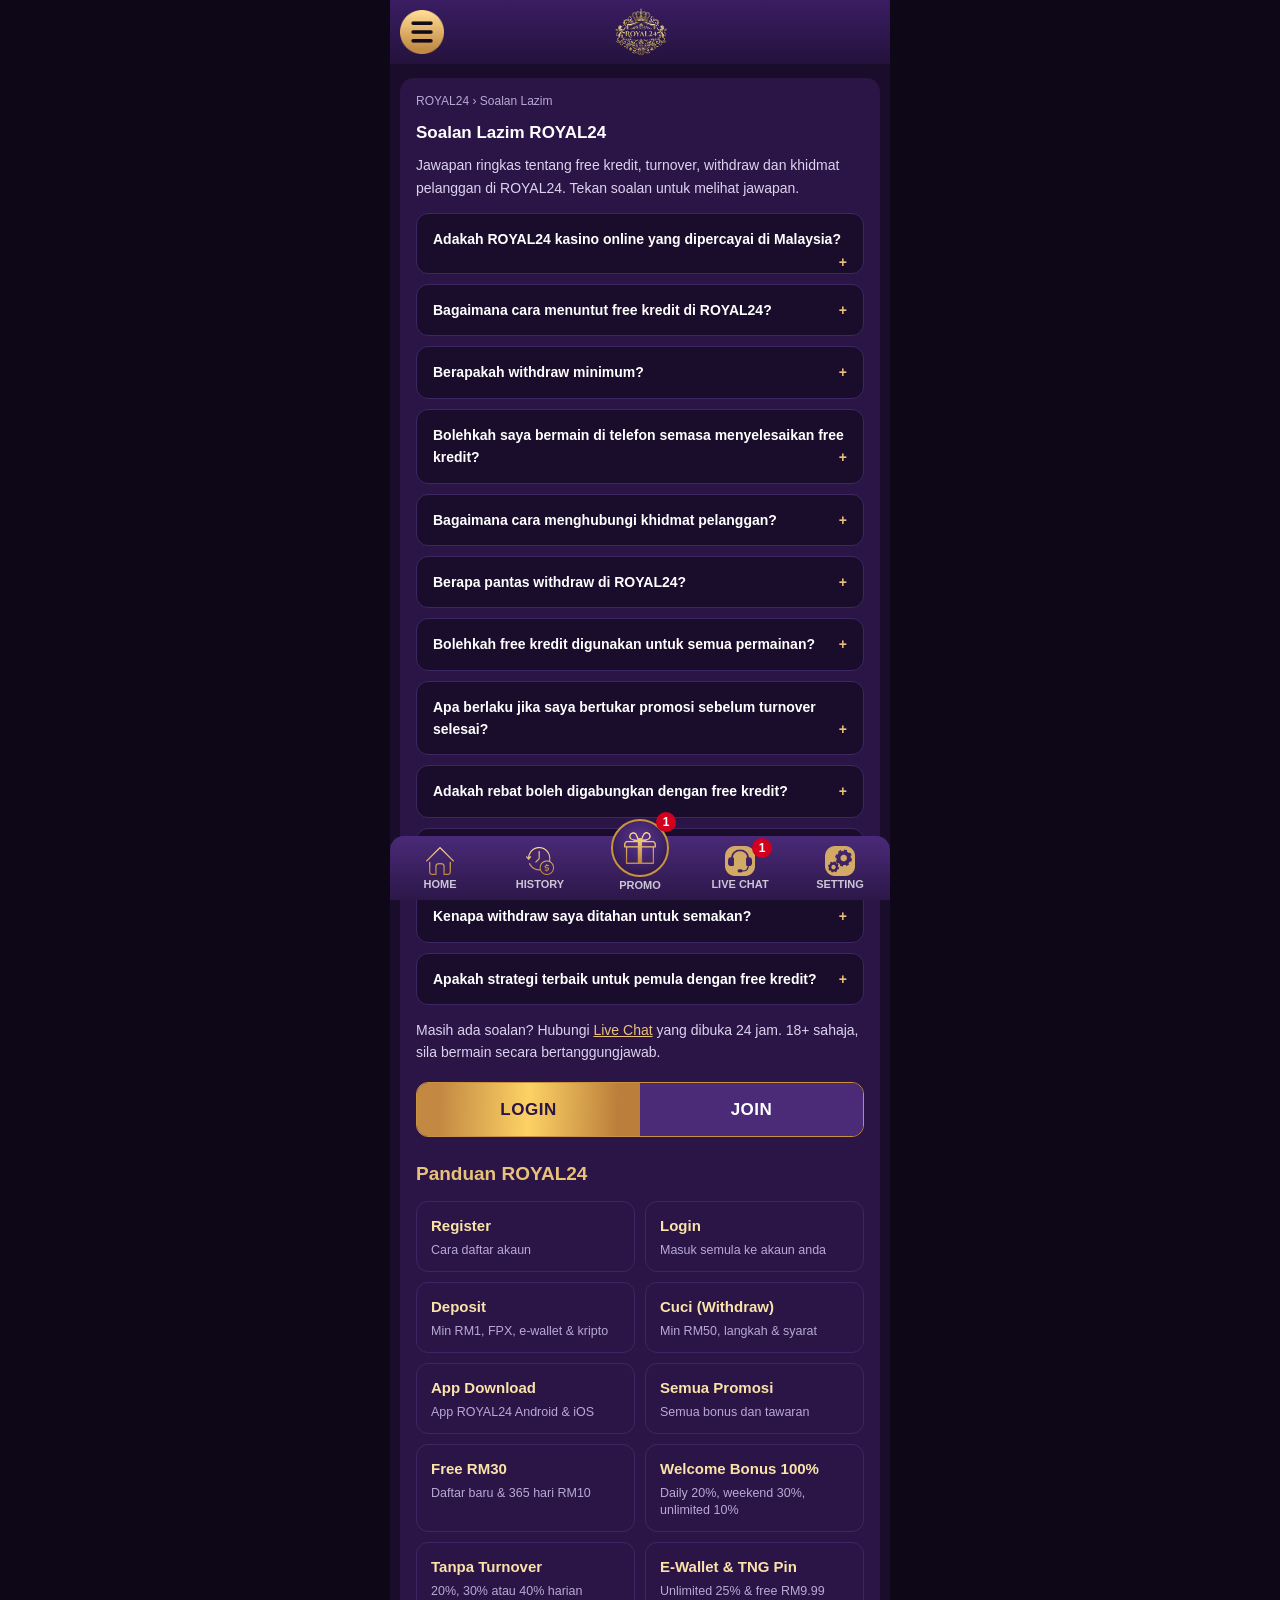
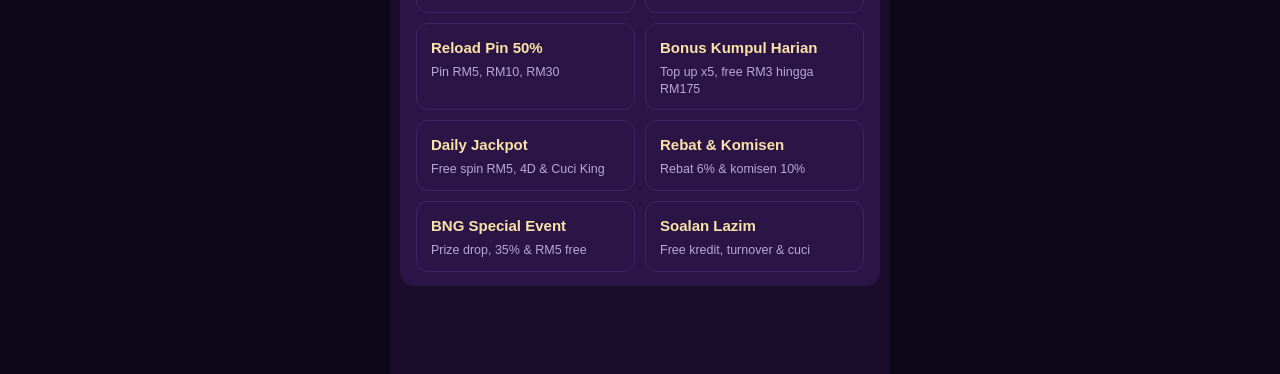
<file: faq.html>
<!DOCTYPE html>
<html lang="ms">
<head>
  <meta charset="UTF-8">
  <meta name="viewport" content="width=device-width, initial-scale=1, viewport-fit=cover">
  <title>Soalan Lazim ROYAL24 (R24) – Free Kredit, Turnover &amp; Withdraw</title>
  <meta name="description" content="Jawapan kepada soalan lazim ROYAL24: cara tuntut free kredit, withdraw minimum RM50, turnover, rebat, KYC, bermain di telefon dan strategi pemula.">
  <meta name="robots" content="index, follow">
  <link rel="canonical" href="https://www.royal24.tech/faq">
  <meta property="og:type" content="article">
  <meta property="og:site_name" content="ROYAL24">
  <meta property="og:title" content="Soalan Lazim ROYAL24 (R24) – Free Kredit, Turnover &amp; Withdraw">
  <meta property="og:description" content="Jawapan kepada soalan lazim ROYAL24: cara tuntut free kredit, withdraw minimum RM50, turnover, rebat, KYC, bermain di telefon dan strategi pemula.">
  <meta property="og:url" content="https://www.royal24.tech/faq">
  <meta property="og:image" content="https://www.royal24.tech/assets/banners/banner-13.webp">
  <link rel="icon" href="assets/ui/logo.png">
  <meta name="theme-color" content="#1a0d2b">
  <link rel="stylesheet" href="styles.css">
</head>
<body>
  <main class="app">

    <header class="topbar">
      <a class="menu-btn" data-link="register" aria-label="Menu"><img src="assets/ui/menu.png" alt="" width="100" height="100"></a>
      <a class="logo" href="./"><img src="assets/ui/logo.png" alt="ROYAL24" width="200" height="178"></a>
      <span></span>
    </header>

    <article class="seo guide faq-page">
      <p class="crumbs"><a href="./">ROYAL24</a> &rsaquo; Soalan Lazim</p>
      <h1>Soalan Lazim ROYAL24</h1>
      <p>Jawapan ringkas tentang free kredit, turnover, withdraw dan khidmat pelanggan di ROYAL24. Tekan soalan untuk melihat jawapan.</p>
      <div class="faq-list">
        <details>
          <summary>Adakah ROYAL24 kasino online yang dipercayai di Malaysia?</summary>
          <p>ROYAL24 (R24) bekerjasama dengan penyedia permainan yang diperakui dan menggunakan penyulitan pada halaman akaun dan pembayaran. Permainan diaudit oleh makmal bebas seperti BMM Testlabs dan iTech Labs, dan setiap promosi termasuk free kredit diterbitkan dengan peraturan yang jelas.</p>
        </details>
        <details>
          <summary>Bagaimana cara menuntut free kredit di ROYAL24?</summary>
          <p>Daftar akaun dan sahkan profil anda, kemudian buka halaman Promosi atau hubungi Live Chat. Pilih kempen free kredit, baca syarat turnover, game yang layak dan had bonus maksimum, kemudian tekan Claim. Bonus akan dipaparkan di dompet bersama baki turnover yang tinggal.</p>
        </details>
        <details>
          <summary>Berapakah withdraw minimum?</summary>
          <p>Withdraw minimum ialah RM50 melalui FPX atau e-wallet Malaysia dalam waktu perkhidmatan. Pastikan baki turnover free kredit sudah selesai sebelum membuat permintaan, dan nama akaun bank sepadan dengan nama profil anda.</p>
        </details>
        <details>
          <summary>Bolehkah saya bermain di telefon semasa menyelesaikan free kredit?</summary>
          <p>Boleh. ROYAL24 direka untuk telefon iOS dan Android dengan masa muat yang pantas dan kawalan yang mudah, jadi anda boleh menyelesaikan turnover walaupun dalam sesi yang singkat. Anda juga boleh bertukar antara Wi-Fi dan data mudah alih tanpa kehilangan kemajuan promosi.</p>
        </details>
        <details>
          <summary>Bagaimana cara menghubungi khidmat pelanggan?</summary>
          <p>Gunakan Live Chat yang dibuka 24 jam sehari, 7 hari seminggu. Untuk jawapan lebih pantas, kongsikan nama pengguna, nama promosi dan tangkapan skrin yang berkaitan.</p>
        </details>
        <details>
          <summary>Berapa pantas withdraw di ROYAL24?</summary>
          <p>Selepas pengesahan dan syarat bonus dipenuhi, withdraw melalui FPX atau e-wallet diproses dengan segera dalam waktu perkhidmatan. Withdraw kali pertama mungkin memerlukan pengesahan KYC yang ringkas, jadi sediakan akaun bank atas nama yang sama dengan profil anda.</p>
        </details>
        <details>
          <summary>Bolehkah free kredit digunakan untuk semua permainan?</summary>
          <p>Kebanyakan kempen free kredit mengutamakan slot dengan sumbangan 100% kepada turnover. Live casino dan tembak ikan mungkin dikira pada kadar yang lebih rendah atau tidak layak langsung. Semak jadual sumbangan dalam kad promosi sebelum bermain.</p>
        </details>
        <details>
          <summary>Apa berlaku jika saya bertukar promosi sebelum turnover selesai?</summary>
          <p>Bertukar promosi boleh menghentikan atau membatalkan kemajuan turnover, bergantung pada peraturan kempen. Kami sarankan anda menyelesaikan satu kempen free kredit dahulu sebelum menuntut yang lain.</p>
        </details>
        <details>
          <summary>Adakah rebat boleh digabungkan dengan free kredit?</summary>
          <p>Sesetengah rebat terpakai tanpa mengira promosi aktif, manakala yang lain tidak termasuk permainan menggunakan bonus. Rujuk kad kempen untuk syarat tepat. Jika gabungan dibenarkan, rebat membantu menambah nilai semasa anda menyelesaikan turnover.</p>
        </details>
        <details>
          <summary>Bagaimana cara menjejak kemajuan turnover dengan tepat?</summary>
          <p>Semak paparan dompet untuk status bonus dan baki turnover. Anda juga boleh menyimpan nota ringkas: tarikh, penyedia, nama game, julat taruhan dan anggaran bilangan pusingan. Jika ada yang kurang jelas, tanya Live Chat untuk gambaran kemajuan semasa anda.</p>
        </details>
        <details>
          <summary>Kenapa withdraw saya ditahan untuk semakan?</summary>
          <p>Sebab biasa ialah KYC yang belum lengkap, nama akaun bank tidak sepadan dengan profil, atau turnover free kredit yang belum selesai. Lengkapkan KYC awal dan pastikan nama sepadan untuk mengelakkan kelewatan.</p>
        </details>
        <details>
          <summary>Apakah strategi terbaik untuk pemula dengan free kredit?</summary>
          <p>Mulakan dengan slot berisiko sederhana menggunakan taruhan kecil yang membolehkan 150 hingga 250 pusingan bagi setiap sesi. Tukar game jika satu game tidak memberi apa-apa selepas had pusingan yang anda tetapkan, dan elakkan menaikkan taruhan secara mendadak. Matlamatnya ialah memanjangkan masa bermain dan menyelesaikan turnover secara stabil, bukan mengejar jackpot.</p>
        </details>
      </div>
      <p>Masih ada soalan? Hubungi <a data-link="liveChat">Live Chat</a> yang dibuka 24 jam. 18+ sahaja, sila bermain secara bertanggungjawab.</p>

      <div class="auth-tabs guide-auth">
        <a class="login" data-link="login">LOGIN</a>
        <a class="join" data-link="register">JOIN</a>
      </div>

      <section class="guide-grid-wrap" aria-label="Panduan ROYAL24">
        <h2 class="guide-grid-title">Panduan ROYAL24</h2>
        <div class="guide-grid">
          <a href="register"><b>Register</b><span>Cara daftar akaun</span></a>
          <a href="register#login"><b>Login</b><span>Masuk semula ke akaun anda</span></a>
          <a href="deposit"><b>Deposit</b><span>Min RM1, FPX, e-wallet &amp; kripto</span></a>
          <a href="cuci"><b>Cuci (Withdraw)</b><span>Min RM50, langkah &amp; syarat</span></a>
          <a href="app-download"><b>App Download</b><span>App ROYAL24 Android &amp; iOS</span></a>
          <a href="promotions"><b>Semua Promosi</b><span>Semua bonus dan tawaran</span></a>
          <a href="promotions#free"><b>Free RM30</b><span>Daftar baru &amp; 365 hari RM10</span></a>
          <a href="promotions#kaki-slot"><b>Welcome Bonus 100%</b><span>Daily 20%, weekend 30%, unlimited 10%</span></a>
          <a href="promotions#no-turnover"><b>Tanpa Turnover</b><span>20%, 30% atau 40% harian</span></a>
          <a href="promotions#ewallet"><b>E-Wallet &amp; TNG Pin</b><span>Unlimited 25% &amp; free RM9.99</span></a>
          <a href="promotions#pin"><b>Reload Pin 50%</b><span>Pin RM5, RM10, RM30</span></a>
          <a href="promotions#kumpul"><b>Bonus Kumpul Harian</b><span>Top up x5, free RM3 hingga RM175</span></a>
          <a href="promotions#jackpot"><b>Daily Jackpot</b><span>Free spin RM5, 4D &amp; Cuci King</span></a>
          <a href="promotions#rebate"><b>Rebat &amp; Komisen</b><span>Rebat 6% &amp; komisen 10%</span></a>
          <a href="promotions#event"><b>BNG Special Event</b><span>Prize drop, 35% &amp; RM5 free</span></a>
          <a href="faq"><b>Soalan Lazim</b><span>Free kredit, turnover &amp; cuci</span></a>
        </div>
      </section>
    </article>
  </main>

  <script type="application/ld+json">
  {
    "@context": "https://schema.org",
    "@type": "FAQPage",
    "inLanguage": "ms-MY",
    "mainEntity": [
      { "@type": "Question", "name": "Adakah ROYAL24 kasino online yang dipercayai di Malaysia?", "acceptedAnswer": { "@type": "Answer", "text": "ROYAL24 (R24) bekerjasama dengan penyedia permainan yang diperakui dan menggunakan penyulitan pada halaman akaun dan pembayaran. Permainan diaudit oleh makmal bebas seperti BMM Testlabs dan iTech Labs, dan setiap promosi termasuk free kredit diterbitkan dengan peraturan yang jelas." } },
      { "@type": "Question", "name": "Bagaimana cara menuntut free kredit di ROYAL24?", "acceptedAnswer": { "@type": "Answer", "text": "Daftar akaun dan sahkan profil anda, kemudian buka halaman Promosi atau hubungi Live Chat. Pilih kempen free kredit, baca syarat turnover, game yang layak dan had bonus maksimum, kemudian tekan Claim. Bonus akan dipaparkan di dompet bersama baki turnover yang tinggal." } },
      { "@type": "Question", "name": "Berapakah withdraw minimum?", "acceptedAnswer": { "@type": "Answer", "text": "Withdraw minimum ialah RM50 melalui FPX atau e-wallet Malaysia dalam waktu perkhidmatan. Pastikan baki turnover free kredit sudah selesai sebelum membuat permintaan, dan nama akaun bank sepadan dengan nama profil anda." } },
      { "@type": "Question", "name": "Bolehkah saya bermain di telefon semasa menyelesaikan free kredit?", "acceptedAnswer": { "@type": "Answer", "text": "Boleh. ROYAL24 direka untuk telefon iOS dan Android dengan masa muat yang pantas dan kawalan yang mudah, jadi anda boleh menyelesaikan turnover walaupun dalam sesi yang singkat. Anda juga boleh bertukar antara Wi-Fi dan data mudah alih tanpa kehilangan kemajuan promosi." } },
      { "@type": "Question", "name": "Bagaimana cara menghubungi khidmat pelanggan?", "acceptedAnswer": { "@type": "Answer", "text": "Gunakan Live Chat yang dibuka 24 jam sehari, 7 hari seminggu. Untuk jawapan lebih pantas, kongsikan nama pengguna, nama promosi dan tangkapan skrin yang berkaitan." } },
      { "@type": "Question", "name": "Berapa pantas withdraw di ROYAL24?", "acceptedAnswer": { "@type": "Answer", "text": "Selepas pengesahan dan syarat bonus dipenuhi, withdraw melalui FPX atau e-wallet diproses dengan segera dalam waktu perkhidmatan. Withdraw kali pertama mungkin memerlukan pengesahan KYC yang ringkas, jadi sediakan akaun bank atas nama yang sama dengan profil anda." } },
      { "@type": "Question", "name": "Bolehkah free kredit digunakan untuk semua permainan?", "acceptedAnswer": { "@type": "Answer", "text": "Kebanyakan kempen free kredit mengutamakan slot dengan sumbangan 100% kepada turnover. Live casino dan tembak ikan mungkin dikira pada kadar yang lebih rendah atau tidak layak langsung. Semak jadual sumbangan dalam kad promosi sebelum bermain." } },
      { "@type": "Question", "name": "Apa berlaku jika saya bertukar promosi sebelum turnover selesai?", "acceptedAnswer": { "@type": "Answer", "text": "Bertukar promosi boleh menghentikan atau membatalkan kemajuan turnover, bergantung pada peraturan kempen. Kami sarankan anda menyelesaikan satu kempen free kredit dahulu sebelum menuntut yang lain." } },
      { "@type": "Question", "name": "Adakah rebat boleh digabungkan dengan free kredit?", "acceptedAnswer": { "@type": "Answer", "text": "Sesetengah rebat terpakai tanpa mengira promosi aktif, manakala yang lain tidak termasuk permainan menggunakan bonus. Rujuk kad kempen untuk syarat tepat. Jika gabungan dibenarkan, rebat membantu menambah nilai semasa anda menyelesaikan turnover." } },
      { "@type": "Question", "name": "Bagaimana cara menjejak kemajuan turnover dengan tepat?", "acceptedAnswer": { "@type": "Answer", "text": "Semak paparan dompet untuk status bonus dan baki turnover. Anda juga boleh menyimpan nota ringkas: tarikh, penyedia, nama game, julat taruhan dan anggaran bilangan pusingan. Jika ada yang kurang jelas, tanya Live Chat untuk gambaran kemajuan semasa anda." } },
      { "@type": "Question", "name": "Kenapa withdraw saya ditahan untuk semakan?", "acceptedAnswer": { "@type": "Answer", "text": "Sebab biasa ialah KYC yang belum lengkap, nama akaun bank tidak sepadan dengan profil, atau turnover free kredit yang belum selesai. Lengkapkan KYC awal dan pastikan nama sepadan untuk mengelakkan kelewatan." } },
      { "@type": "Question", "name": "Apakah strategi terbaik untuk pemula dengan free kredit?", "acceptedAnswer": { "@type": "Answer", "text": "Mulakan dengan slot berisiko sederhana menggunakan taruhan kecil yang membolehkan 150 hingga 250 pusingan bagi setiap sesi. Tukar game jika satu game tidak memberi apa-apa selepas had pusingan yang anda tetapkan, dan elakkan menaikkan taruhan secara mendadak. Matlamatnya ialah memanjangkan masa bermain dan menyelesaikan turnover secara stabil, bukan mengejar jackpot." } }
    ]
  }
  </script>

  <nav class="bottom-nav">
    <a href="./"><img src="assets/nav/home.png" alt="" width="120" height="120"><span>HOME</span></a>
    <a data-link="history"><img src="assets/nav/history.png" alt="" width="120" height="120"><span>HISTORY</span></a>
    <a data-link="promo" class="promo-tab"><span class="promo-icon"><img src="assets/nav/promo.png" alt="" width="120" height="120"></span><span>PROMO</span><b class="badge">1</b></a>
    <a data-link="liveChat"><img src="assets/nav/chat.png" alt="" width="120" height="120"><span>LIVE CHAT</span><b class="badge">1</b></a>
    <a data-link="settings"><img src="assets/nav/setting.png" alt="" width="120" height="120"><span>SETTING</span></a>
  </nav>

  <script src="config.js"></script>
  <script src="guide.js"></script>
  <script src="collapse.js"></script>
</body>
</html>
</file>
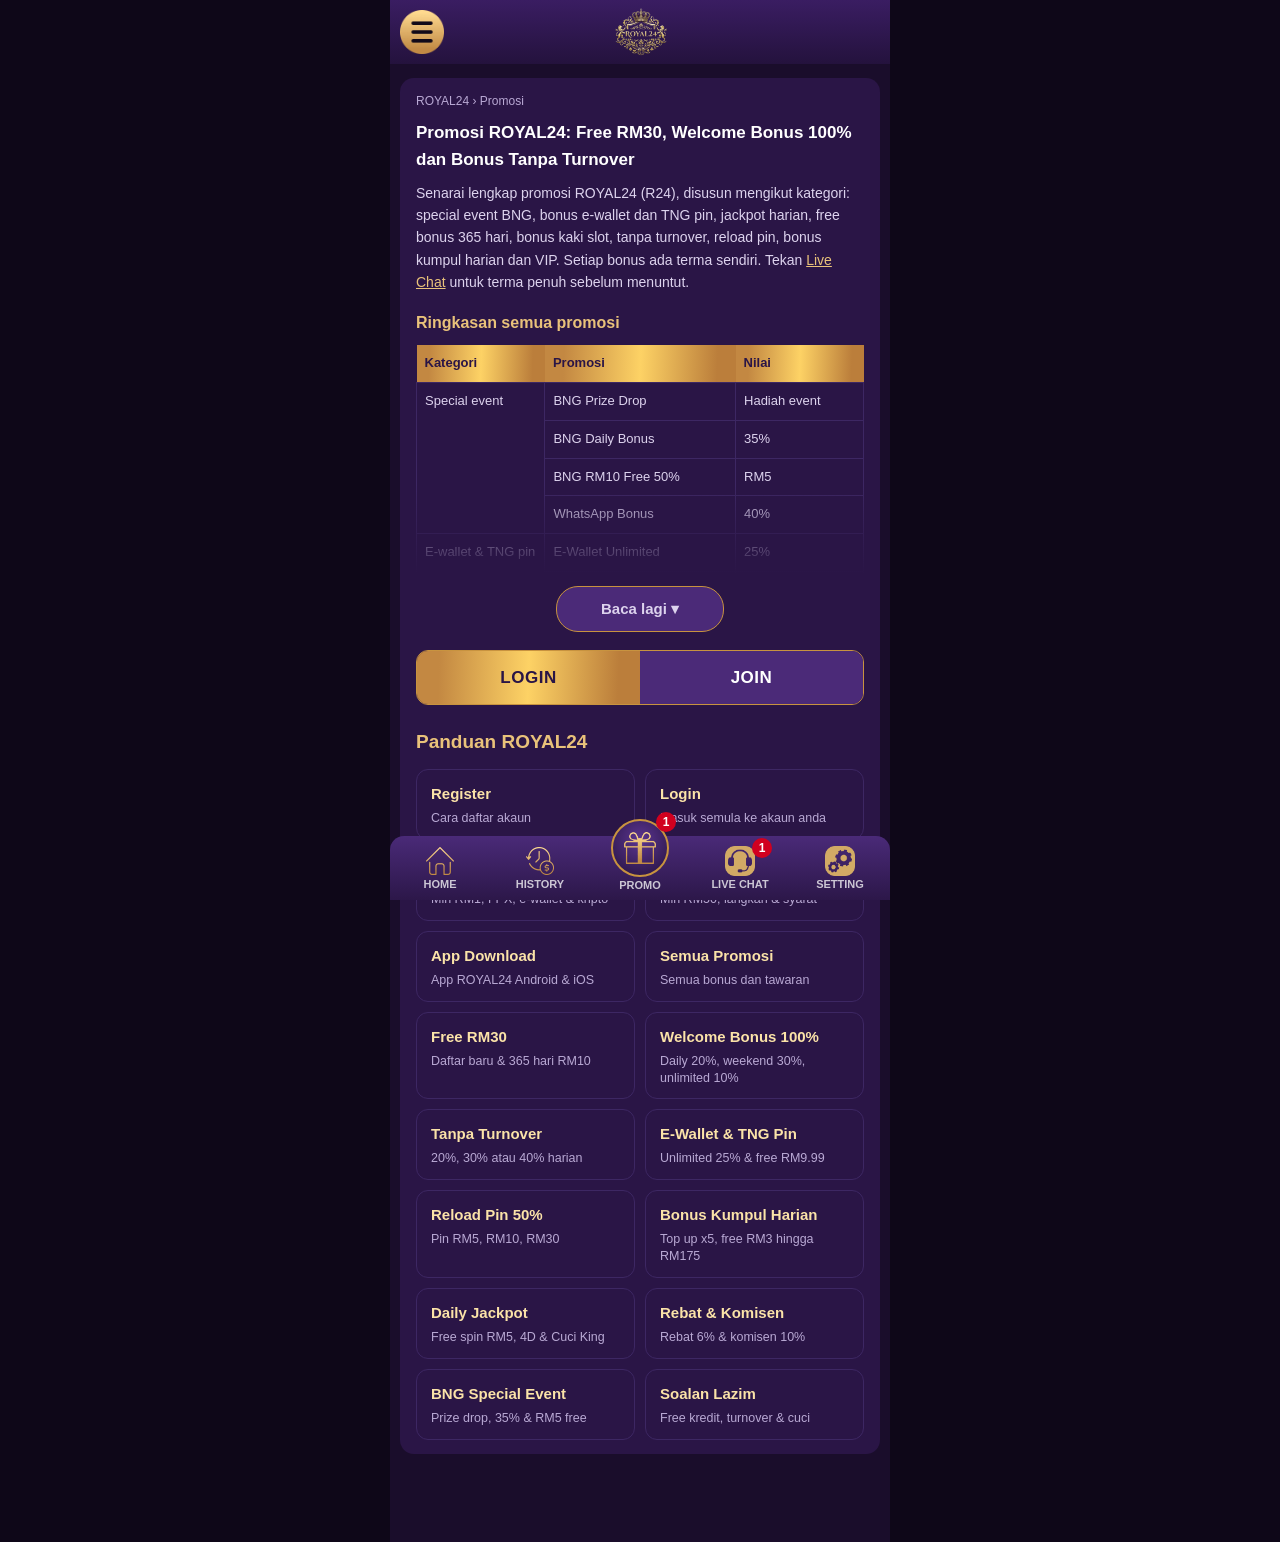
<file: promotions.html>
<!DOCTYPE html>
<html lang="ms">
<head>
  <meta charset="UTF-8">
  <meta name="viewport" content="width=device-width, initial-scale=1, viewport-fit=cover">
  <title>Promosi ROYAL24 – Free RM30, Welcome Bonus 100% &amp; Bonus Tanpa Turnover</title>
  <meta name="description" content="Semua promosi ROYAL24 (R24): free RM30, free credit 365 hari, welcome bonus 100%, bonus tanpa turnover 20% hingga 40%, e-wallet 25%, reload pin 50%, bonus kumpul harian, Top 10 Cuci King RM1,888 dan VIP.">
  <meta name="robots" content="index, follow">
  <link rel="canonical" href="https://www.royal24.tech/promotions">
  <meta property="og:type" content="article">
  <meta property="og:site_name" content="ROYAL24">
  <meta property="og:title" content="Promosi ROYAL24 – Free RM30, Welcome Bonus 100% &amp; Bonus Tanpa Turnover">
  <meta property="og:description" content="Semua promosi ROYAL24 (R24): free RM30, free credit 365 hari, welcome bonus 100%, bonus tanpa turnover 20% hingga 40%, e-wallet 25%, reload pin 50%, bonus kumpul harian, Top 10 Cuci King RM1,888 dan VIP.">
  <meta property="og:url" content="https://www.royal24.tech/promotions">
  <meta property="og:image" content="https://www.royal24.tech/assets/banners/banner-13.webp">
  <link rel="icon" href="assets/ui/logo.png">
  <meta name="theme-color" content="#1a0d2b">
  <link rel="stylesheet" href="styles.css">
</head>
<body>
  <main class="app">

    <header class="topbar">
      <a class="menu-btn" data-link="register" aria-label="Menu"><img src="assets/ui/menu.png" alt="" width="100" height="100"></a>
      <a class="logo" href="./"><img src="assets/ui/logo.png" alt="ROYAL24" width="200" height="178"></a>
      <span></span>
    </header>

    <article class="seo guide">
      <p class="crumbs"><a href="./">ROYAL24</a> &rsaquo; Promosi</p>
      <h1>Promosi ROYAL24: Free RM30, Welcome Bonus 100% dan Bonus Tanpa Turnover</h1>
      <p>Senarai lengkap promosi ROYAL24 (R24), disusun mengikut kategori: special event BNG, bonus e-wallet dan TNG pin, jackpot harian, free bonus 365 hari, bonus kaki slot, tanpa turnover, reload pin, bonus kumpul harian dan VIP. Setiap bonus ada terma sendiri. Tekan <a data-link="liveChat">Live Chat</a> untuk terma penuh sebelum menuntut.</p>
      <div class="collapsible">

      <h2>Ringkasan semua promosi</h2>
      <div class="table-wrap">
      <table>
        <thead><tr><th>Kategori</th><th>Promosi</th><th>Nilai</th></tr></thead>
        <tbody>
          <tr><td rowspan="4">Special event</td><td>BNG Prize Drop</td><td>Hadiah event</td></tr>
          <tr><td>BNG Daily Bonus</td><td>35%</td></tr>
          <tr><td>BNG RM10 Free 50%</td><td>RM5</td></tr>
          <tr><td>WhatsApp Bonus</td><td>40%</td></tr>
          <tr><td rowspan="3">E-wallet &amp; TNG pin</td><td>E-Wallet Unlimited</td><td>25%</td></tr>
          <tr><td>RM5.99 E-Wallet Free</td><td>Tanya Live Chat</td></tr>
          <tr><td>RM9.99 E-Wallet Free</td><td>RM9.99</td></tr>
          <tr><td rowspan="5">Jackpot harian</td><td>In RM1 Free Spin</td><td>RM5</td></tr>
          <tr><td>Cuci Menang Bonus</td><td>Tanya Live Chat</td></tr>
          <tr><td>Major Lucky Jackpot</td><td>Tanya Live Chat</td></tr>
          <tr><td>4D Lucky Draw</td><td>Hadiah loteri</td></tr>
          <tr><td>Top 10 Cuci King</td><td>Sehingga RM1,888</td></tr>
          <tr><td rowspan="7">Free bonus 365 hari</td><td>New Register Free</td><td>RM30</td></tr>
          <tr><td>Free Credit 365 Hari</td><td>RM10</td></tr>
          <tr><td>2 Days Gao Gao Rebate</td><td>6%</td></tr>
          <tr><td>Weekly Commission</td><td>10%</td></tr>
          <tr><td>Free Share Bonus</td><td>RM10</td></tr>
          <tr><td>Downline 1st Deposit RM30</td><td>RM3</td></tr>
          <tr><td>Deposit Member Free</td><td>RM10</td></tr>
          <tr><td rowspan="6">Kaki slot</td><td>Welcome Bonus</td><td>100% atau 50%</td></tr>
          <tr><td>Weekend Bonus</td><td>30%</td></tr>
          <tr><td>Daily Bonus</td><td>20%</td></tr>
          <tr><td>Slot Unlimited Bonus</td><td>10%</td></tr>
          <tr><td>Tembak Ikan Bonus</td><td>5%</td></tr>
          <tr><td>Pin Unlimited</td><td>10%</td></tr>
          <tr><td>Tanpa turnover</td><td>No Turnover Daily Bonus</td><td>20%, 30%, 40%</td></tr>
          <tr><td>Reload pin</td><td>Reload Pin Bonus</td><td>50%</td></tr>
          <tr><td>Kumpul harian</td><td>Topup x5 Free</td><td>RM3 hingga RM175</td></tr>
          <tr><td>VIP</td><td>Tier Upgrade, Monthly, Birthday</td><td>Ikut tahap VIP</td></tr>
        </tbody>
      </table>
      </div>

      <h2 id="event">1. Special Event</h2>
      <h3>BNG Prize Drop (5 Oktober – 27 Disember)</h3>
      <p>Event hadiah rawak untuk game BNG (Booongo). Main game BNG yang layak dan berpeluang menerima hadiah semasa event.</p>
      <h3>BNG Daily Bonus 35% dan BNG RM10 Free 50%</h3>
      <p>Tuntut bonus harian BNG 35%, atau deposit RM10 untuk game BNG dan dapat RM5 percuma (50%).</p>
      <h3>40% WhatsApp Bonus</h3>
      <p>Bonus 40% untuk ahli yang menghubungi ROYAL24 melalui WhatsApp. Tanya <a data-link="liveChat">Live Chat</a> untuk syarat.</p>

      <h2 id="ewallet">2. E-Wallet &amp; Touch 'n Go Pin Unlimited Special Bonus</h2>
      <div class="table-wrap">
      <table>
        <thead><tr><th>Bonus</th><th>Nilai</th></tr></thead>
        <tbody>
          <tr><td>E-Wallet Unlimited</td><td>25% setiap deposit e-wallet</td></tr>
          <tr><td>RM5.99 E-Wallet Free</td><td>Tanya Live Chat</td></tr>
          <tr><td>RM9.99 E-Wallet Free</td><td>RM9.99</td></tr>
        </tbody>
      </table>
      </div>
      <p>Untuk deposit melalui e-wallet dan Touch 'n Go pin.</p>

      <h2 id="jackpot">3. Daily Jackpot Bonus</h2>
      <ul>
        <li><b>In RM1 Free Spin RM5</b> – deposit RM1 dan dapat free spin bernilai RM5.</li>
        <li><b>Cuci Menang Bonus</b> – bonus tambahan apabila anda cuci kemenangan.</li>
        <li><b>Major Lucky Jackpot</b> – jackpot bertuah harian.</li>
        <li><b>4D Lucky Draw</b> – cabutan bertuah 4D untuk ahli.</li>
      </ul>
      <p>Jumlah hadiah berubah setiap hari; tekan <a data-link="liveChat">Live Chat</a> untuk jumlah semasa.</p>
      <h3 id="cuci-king">Top 10 Cuci King – free bonus sehingga RM1,888</h3>
      <p>Pertandingan untuk 10 pemain dengan cuci tertinggi, dengan hadiah free bonus sehingga RM1,888. Lihat <a href="cuci">panduan cuci ROYAL24</a>.</p>

      <h2 id="free">4. Free Bonus (365 Hari)</h2>
      <h3>New Register Free RM30</h3>
      <p>Ahli baharu dapat free credit RM30 selepas mendaftar. <a href="register">Lihat cara daftar</a>.</p>
      <h3>Free Credit 365 Hari RM10 dan Deposit Member Free RM10</h3>
      <p>Free credit RM10 setiap hari sepanjang tahun, serta RM10 percuma untuk ahli yang pernah deposit.</p>
      <h3 id="rebate">2 Days Gao Gao Rebate 6% dan 10% Weekly Commission</h3>
      <p>Rebat 6% berdasarkan pertaruhan 2 hari, serta komisen mingguan 10% daripada downline anda.</p>
      <h3>Free Share Bonus RM10 dan Downline 1st Deposit RM3</h3>
      <p>Kongsi pautan referral anda dan dapat RM10. Apabila downline membuat deposit pertama RM30, anda dapat RM3 percuma. Sertai juga saluran Telegram rasmi untuk Telegram Free Share.</p>

      <h2 id="kaki-slot">5. Kaki Slot (Mesti Claim)</h2>
      <div class="table-wrap">
      <table>
        <thead><tr><th>Bonus</th><th>Nilai</th><th>Nota</th></tr></thead>
        <tbody>
          <tr><td>Welcome Bonus</td><td>100% atau 50%</td><td>Deposit pertama ahli baharu</td></tr>
          <tr><td>Weekend Bonus</td><td>30%</td><td>Sabtu dan Ahad</td></tr>
          <tr><td>Daily Bonus</td><td>20%</td><td>Sekali sehari</td></tr>
          <tr><td>Slot Unlimited Bonus</td><td>10%</td><td>Setiap deposit, tanpa had</td></tr>
          <tr><td>Tembak Ikan Bonus</td><td>5%</td><td>Untuk game tembak ikan</td></tr>
          <tr><td>Pin Unlimited</td><td>10%</td><td>Deposit pin tambah nilai, tanpa had</td></tr>
        </tbody>
      </table>
      </div>
      <p>Welcome bonus ada dua pilihan: 100% atau 50%. Kadar lebih tinggi biasanya ada syarat turnover lebih tinggi. Tuntut <b>sebelum</b> deposit masuk.</p>

      <h2 id="no-turnover">6. No Turnover (Daily Bonus)</h2>
      <p>Bonus harian tanpa syarat turnover: pilih <b>20%, 30% atau 40%</b>. Anda tidak perlu mencapai jumlah pertaruhan tertentu sebelum boleh cuci. Tanya <a data-link="liveChat">Live Chat</a> untuk syarat lain seperti cuci maksimum.</p>

      <h2 id="pin">7. Reload Pin 50% Bonus</h2>
      <div class="table-wrap">
      <table>
        <thead><tr><th>Reload pin</th><th>Bonus percuma</th></tr></thead>
        <tbody>
          <tr><td>RM5</td><td>RM2.50</td></tr>
          <tr><td>RM10</td><td>RM5</td></tr>
          <tr><td>RM30</td><td>RM15</td></tr>
        </tbody>
      </table>
      </div>

      <h2 id="kumpul">8. Bonus Kumpul Harian (Mesti Dapat Cuci)</h2>
      <p>Top up jumlah yang sama sebanyak 5 kali dan dapat bonus percuma:</p>
      <div class="table-wrap">
      <table>
        <thead><tr><th>Top up</th><th>Bonus percuma</th></tr></thead>
        <tbody>
          <tr><td>RM10 × 5</td><td>RM3</td></tr>
          <tr><td>RM20 × 5</td><td>RM7</td></tr>
          <tr><td>RM30 × 5</td><td>RM11</td></tr>
          <tr><td>RM50 × 5</td><td>RM18</td></tr>
          <tr><td>RM100 × 5</td><td>RM35</td></tr>
          <tr><td>RM500 × 5</td><td>RM175</td></tr>
        </tbody>
      </table>
      </div>

      <h2 id="vip">9. VIP</h2>
      <ul>
        <li><b>VIP Tier Upgrade Bonus</b> – bonus setiap kali anda naik tahap VIP.</li>
        <li><b>VIP Monthly Bonus</b> – ganjaran bulanan untuk ahli VIP aktif.</li>
        <li><b>VIP Birthday Bonus</b> – hadiah pada hari lahir anda.</li>
      </ul>
      <p>Nilai bergantung pada tahap VIP anda. Tekan <a data-link="liveChat">Live Chat</a> untuk jumlah setiap tahap.</p>

      <h2>Cara tuntut promosi ROYAL24</h2>
      <ol>
        <li><a data-link="register">Daftar</a> atau <a data-link="login">login</a> ke akaun anda.</li>
        <li>Pilih promosi yang anda mahu.</li>
        <li>Tekan <a data-link="liveChat">Live Chat</a> untuk tuntut bonus dan sahkan terma, <b>sebelum</b> membuat deposit.</li>
        <li>Buat deposit dari RM1 melalui <a href="deposit">kaedah pembayaran pilihan anda</a> dan mula bermain.</li>
        <li>Selesaikan syarat bonus, kemudian <a href="cuci">cuci (withdraw)</a> dari RM50.</li>
      </ol>
      <p>Selesaikan satu promosi dahulu sebelum menuntut yang lain. Terma promosi boleh berubah. 18+ sahaja.</p>
      </div>

      <div class="auth-tabs guide-auth">
        <a class="login" data-link="login">LOGIN</a>
        <a class="join" data-link="register">JOIN</a>
      </div>

      <section class="guide-grid-wrap" aria-label="Panduan ROYAL24">
        <h2 class="guide-grid-title">Panduan ROYAL24</h2>
        <div class="guide-grid">
          <a href="register"><b>Register</b><span>Cara daftar akaun</span></a>
          <a href="register#login"><b>Login</b><span>Masuk semula ke akaun anda</span></a>
          <a href="deposit"><b>Deposit</b><span>Min RM1, FPX, e-wallet &amp; kripto</span></a>
          <a href="cuci"><b>Cuci (Withdraw)</b><span>Min RM50, langkah &amp; syarat</span></a>
          <a href="app-download"><b>App Download</b><span>App ROYAL24 Android &amp; iOS</span></a>
          <a href="promotions"><b>Semua Promosi</b><span>Semua bonus dan tawaran</span></a>
          <a href="promotions#free"><b>Free RM30</b><span>Daftar baru &amp; 365 hari RM10</span></a>
          <a href="promotions#kaki-slot"><b>Welcome Bonus 100%</b><span>Daily 20%, weekend 30%, unlimited 10%</span></a>
          <a href="promotions#no-turnover"><b>Tanpa Turnover</b><span>20%, 30% atau 40% harian</span></a>
          <a href="promotions#ewallet"><b>E-Wallet &amp; TNG Pin</b><span>Unlimited 25% &amp; free RM9.99</span></a>
          <a href="promotions#pin"><b>Reload Pin 50%</b><span>Pin RM5, RM10, RM30</span></a>
          <a href="promotions#kumpul"><b>Bonus Kumpul Harian</b><span>Top up x5, free RM3 hingga RM175</span></a>
          <a href="promotions#jackpot"><b>Daily Jackpot</b><span>Free spin RM5, 4D &amp; Cuci King</span></a>
          <a href="promotions#rebate"><b>Rebat &amp; Komisen</b><span>Rebat 6% &amp; komisen 10%</span></a>
          <a href="promotions#event"><b>BNG Special Event</b><span>Prize drop, 35% &amp; RM5 free</span></a>
          <a href="faq"><b>Soalan Lazim</b><span>Free kredit, turnover &amp; cuci</span></a>
        </div>
      </section>
    </article>
  </main>

  <nav class="bottom-nav">
    <a href="./"><img src="assets/nav/home.png" alt="" width="120" height="120"><span>HOME</span></a>
    <a data-link="history"><img src="assets/nav/history.png" alt="" width="120" height="120"><span>HISTORY</span></a>
    <a data-link="promo" class="promo-tab"><span class="promo-icon"><img src="assets/nav/promo.png" alt="" width="120" height="120"></span><span>PROMO</span><b class="badge">1</b></a>
    <a data-link="liveChat"><img src="assets/nav/chat.png" alt="" width="120" height="120"><span>LIVE CHAT</span><b class="badge">1</b></a>
    <a data-link="settings"><img src="assets/nav/setting.png" alt="" width="120" height="120"><span>SETTING</span></a>
  </nav>

  <script src="config.js"></script>
  <script src="guide.js"></script>
  <script src="collapse.js"></script>
</body>
</html>
</file>
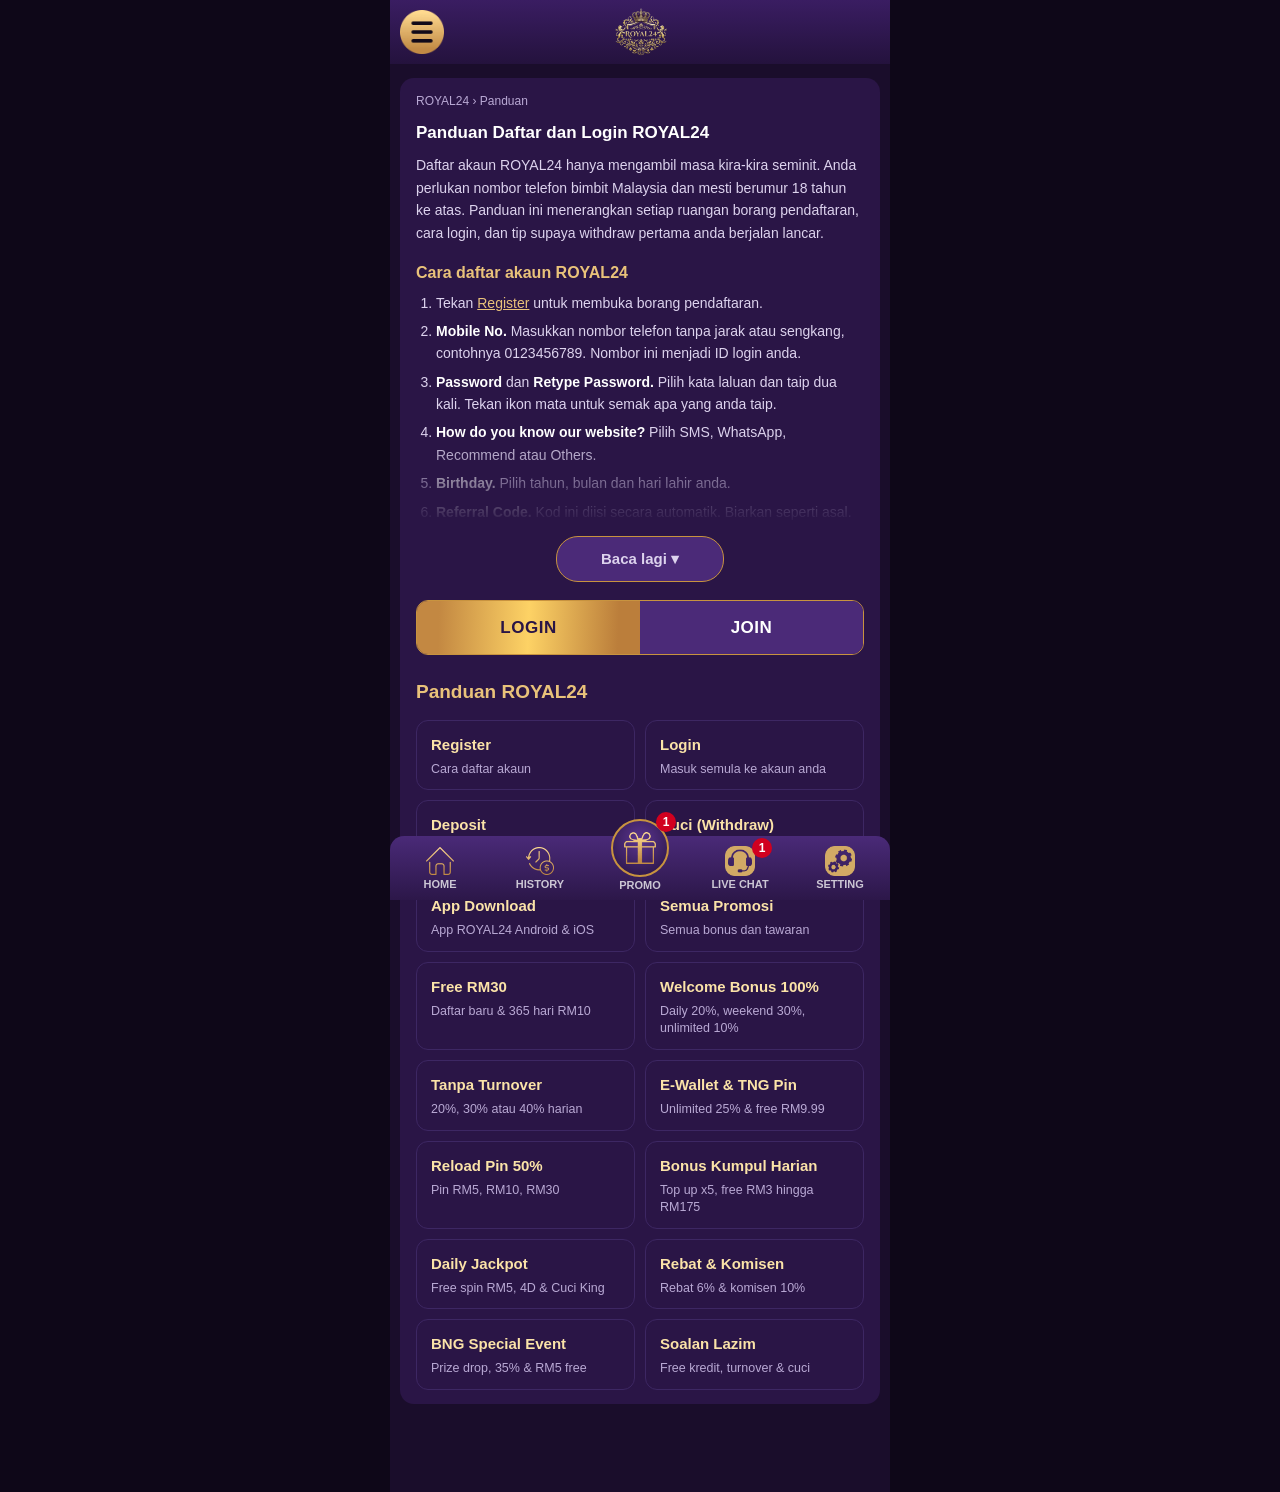
<file: register.html>
<!DOCTYPE html>
<html lang="ms">
<head>
  <meta charset="UTF-8">
  <meta name="viewport" content="width=device-width, initial-scale=1, viewport-fit=cover">
  <title>Daftar &amp; Login ROYAL24 (R24) – Panduan Buka Akaun</title>
  <meta name="description" content="Cara daftar akaun ROYAL24 (R24) langkah demi langkah, cara login ROYAL24 dan tip supaya withdraw pertama berjalan lancar.">
  <meta name="robots" content="index, follow">
  <link rel="canonical" href="https://www.royal24.tech/register">
  <meta property="og:type" content="article">
  <meta property="og:site_name" content="ROYAL24">
  <meta property="og:title" content="Daftar &amp; Login ROYAL24 (R24) – Panduan Buka Akaun">
  <meta property="og:description" content="Cara daftar akaun ROYAL24 (R24) langkah demi langkah, cara login ROYAL24 dan tip supaya withdraw pertama berjalan lancar.">
  <meta property="og:url" content="https://www.royal24.tech/register">
  <meta property="og:image" content="https://www.royal24.tech/assets/banners/banner-13.webp">
  <link rel="icon" href="assets/ui/logo.png">
  <meta name="theme-color" content="#1a0d2b">
  <link rel="stylesheet" href="styles.css">
</head>
<body>
  <main class="app">

    <header class="topbar">
      <a class="menu-btn" data-link="register" aria-label="Menu"><img src="assets/ui/menu.png" alt="" width="100" height="100"></a>
      <a class="logo" href="./"><img src="assets/ui/logo.png" alt="ROYAL24" width="200" height="178"></a>
      <span></span>
    </header>

    <article class="seo guide">
      <p class="crumbs"><a href="./">ROYAL24</a> &rsaquo; Panduan</p>
      <h1>Panduan Daftar dan Login ROYAL24</h1>
      <p>Daftar akaun ROYAL24 hanya mengambil masa kira-kira seminit. Anda perlukan nombor telefon bimbit Malaysia dan mesti berumur 18 tahun ke atas. Panduan ini menerangkan setiap ruangan borang pendaftaran, cara login, dan tip supaya withdraw pertama anda berjalan lancar.</p>
      <div class="collapsible">

      <h2>Cara daftar akaun ROYAL24</h2>
      <ol>
        <li>Tekan <a data-link="register">Register</a> untuk membuka borang pendaftaran.</li>
        <li><b>Mobile No.</b> Masukkan nombor telefon tanpa jarak atau sengkang, contohnya 0123456789. Nombor ini menjadi ID login anda.</li>
        <li><b>Password</b> dan <b>Retype Password.</b> Pilih kata laluan dan taip dua kali. Tekan ikon mata untuk semak apa yang anda taip.</li>
        <li><b>How do you know our website?</b> Pilih SMS, WhatsApp, Recommend atau Others.</li>
        <li><b>Birthday.</b> Pilih tahun, bulan dan hari lahir anda.</li>
        <li><b>Referral Code.</b> Kod ini diisi secara automatik. Biarkan seperti asal.</li>
        <li>Tekan <b>Register</b> untuk membuat akaun.</li>
      </ol>

      <h2 id="login">Cara login ROYAL24</h2>
      <ol>
        <li>Tekan <a data-link="login">Login</a> di halaman utama.</li>
        <li>Masukkan nombor telefon dan kata laluan yang anda daftarkan.</li>
        <li>Selepas login, anda boleh deposit, withdraw dan membuka mana-mana permainan dengan akaun yang sama.</li>
      </ol>

      <h2>Tip pendaftaran ROYAL24</h2>
      <ul>
        <li><b>Gunakan nama sebenar.</b> Nama profil mesti sepadan dengan nama akaun bank anda. Nama yang tidak sepadan ialah sebab paling biasa withdraw ditahan untuk semakan.</li>
        <li>Gunakan nombor telefon milik anda sendiri.</li>
        <li>Satu akaun untuk seorang sahaja. Akaun berganda boleh ditutup dan bonusnya dibatalkan.</li>
        <li>Jangan kongsi kata laluan dengan sesiapa. Khidmat pelanggan tidak akan meminta kata laluan penuh atau kod OTP anda.</li>
        <li>Lupa kata laluan? Hubungi <a data-link="liveChat">Live Chat</a>, yang dibuka 24 jam.</li>
      </ul>

      <h2>Selepas anda daftar</h2>
      <p>Langkah seterusnya ialah deposit pertama, bermula dari RM1. Lihat <a href="deposit">panduan deposit ROYAL24</a> untuk semua kaedah pembayaran, atau <a href="faq">soalan lazim</a> tentang free kredit dan turnover.</p>
      </div>

      <div class="auth-tabs guide-auth">
        <a class="login" data-link="login">LOGIN</a>
        <a class="join" data-link="register">JOIN</a>
      </div>

      <section class="guide-grid-wrap" aria-label="Panduan ROYAL24">
        <h2 class="guide-grid-title">Panduan ROYAL24</h2>
        <div class="guide-grid">
          <a href="register"><b>Register</b><span>Cara daftar akaun</span></a>
          <a href="register#login"><b>Login</b><span>Masuk semula ke akaun anda</span></a>
          <a href="deposit"><b>Deposit</b><span>Min RM1, FPX, e-wallet &amp; kripto</span></a>
          <a href="cuci"><b>Cuci (Withdraw)</b><span>Min RM50, langkah &amp; syarat</span></a>
          <a href="app-download"><b>App Download</b><span>App ROYAL24 Android &amp; iOS</span></a>
          <a href="promotions"><b>Semua Promosi</b><span>Semua bonus dan tawaran</span></a>
          <a href="promotions#free"><b>Free RM30</b><span>Daftar baru &amp; 365 hari RM10</span></a>
          <a href="promotions#kaki-slot"><b>Welcome Bonus 100%</b><span>Daily 20%, weekend 30%, unlimited 10%</span></a>
          <a href="promotions#no-turnover"><b>Tanpa Turnover</b><span>20%, 30% atau 40% harian</span></a>
          <a href="promotions#ewallet"><b>E-Wallet &amp; TNG Pin</b><span>Unlimited 25% &amp; free RM9.99</span></a>
          <a href="promotions#pin"><b>Reload Pin 50%</b><span>Pin RM5, RM10, RM30</span></a>
          <a href="promotions#kumpul"><b>Bonus Kumpul Harian</b><span>Top up x5, free RM3 hingga RM175</span></a>
          <a href="promotions#jackpot"><b>Daily Jackpot</b><span>Free spin RM5, 4D &amp; Cuci King</span></a>
          <a href="promotions#rebate"><b>Rebat &amp; Komisen</b><span>Rebat 6% &amp; komisen 10%</span></a>
          <a href="promotions#event"><b>BNG Special Event</b><span>Prize drop, 35% &amp; RM5 free</span></a>
          <a href="faq"><b>Soalan Lazim</b><span>Free kredit, turnover &amp; cuci</span></a>
        </div>
      </section>
    </article>
  </main>

  <nav class="bottom-nav">
    <a href="./"><img src="assets/nav/home.png" alt="" width="120" height="120"><span>HOME</span></a>
    <a data-link="history"><img src="assets/nav/history.png" alt="" width="120" height="120"><span>HISTORY</span></a>
    <a data-link="promo" class="promo-tab"><span class="promo-icon"><img src="assets/nav/promo.png" alt="" width="120" height="120"></span><span>PROMO</span><b class="badge">1</b></a>
    <a data-link="liveChat"><img src="assets/nav/chat.png" alt="" width="120" height="120"><span>LIVE CHAT</span><b class="badge">1</b></a>
    <a data-link="settings"><img src="assets/nav/setting.png" alt="" width="120" height="120"><span>SETTING</span></a>
  </nav>

  <script src="config.js"></script>
  <script src="guide.js"></script>
  <script src="collapse.js"></script>
</body>
</html>
</file>
<file: styles.css>
:root {
  --bg: #1a0d2b;
  --bg-2: #2a1546;
  --purple: #4b2a78;
  --gold: #e9c27a;
  --gold-2: #c8933f;
  --gold-grad: linear-gradient(92deg, #c38842 10%, #fdd265 50%, #bb7e3b 90%);
  --text: #fff;
  --muted: #b9a9d4;
  --line: #3d2763;
  --app-width: 500px;
  --nav-height: 64px;
}

* { box-sizing: border-box; margin: 0; padding: 0; }
html { scroll-behavior: smooth; }
body { font-family: "Segoe UI", Arial, Helvetica, sans-serif; background: #0e0718; color: var(--text); -webkit-tap-highlight-color: transparent; }
a { color: inherit; text-decoration: none; }
button { font: inherit; color: inherit; cursor: pointer; border: 0; background: none; }
img { display: block; max-width: 100%; height: auto; }
.sr-only { position: absolute; width: 1px; height: 1px; overflow: hidden; clip: rect(0 0 0 0); white-space: nowrap; }

.app {
  display: block;
  max-width: var(--app-width);
  margin: 0 auto;
  min-height: 100vh;
  background: var(--bg);
  padding-bottom: calc(var(--nav-height) + 24px + env(safe-area-inset-bottom));
  overflow-x: hidden;
}

/* ---------- Top bar ---------- */
.topbar { position: sticky; top: 0; z-index: 30; display: grid; grid-template-columns: 52px 1fr 52px; align-items: center; padding: 6px 10px; min-height: 64px; background: linear-gradient(180deg, #3a1d62, #24123d); }
.menu-btn img { width: 44px; height: 44px; }
.logo { justify-self: center; }
.logo img { height: 52px; width: auto; }

/* ---------- Carousel ---------- */
.carousel { position: relative; margin: 10px 10px 0; border-radius: 12px; overflow: hidden; }
.carousel-track { display: flex; overflow-x: auto; scroll-snap-type: x mandatory; scrollbar-width: none; }
.carousel-track::-webkit-scrollbar { display: none; }
.slide { flex: 0 0 100%; min-width: 0; scroll-snap-align: start; aspect-ratio: 5 / 2; overflow: hidden; }
.slide img { width: 100%; height: 100%; max-width: none; object-fit: cover; }
.carousel-dots { position: absolute; bottom: 0; left: 0; right: 0; display: flex; justify-content: center; }
/* Small dot, but a 24px tap area around it. */
.carousel-dots button { width: 24px; height: 24px; padding: 8.5px; border-radius: 50%; background-color: rgba(255, 255, 255, .55); background-clip: content-box; }
.carousel-dots button.active { background-color: var(--gold); }

/* ---------- Marquee ---------- */
.marquee { display: flex; align-items: center; gap: 6px; margin: 8px 10px 0; padding: 3px 4px 3px 2px; border: 1px solid var(--gold-2); border-radius: 14px; background: #f3e6c9; color: #1a0d2b; }
.mic { flex-shrink: 0; width: 24px; height: 24px; display: grid; place-items: center; border-radius: 50%; background: #1a0d2b; font-size: 13px; }
.mq { flex: 1; overflow: hidden; white-space: nowrap; }
.mq span { display: inline-block; padding-left: 40%; font-size: 13px; font-weight: 600; animation: marquee 45s linear infinite; }
@keyframes marquee { to { transform: translateX(-100%); } }

/* ---------- Login / Join ---------- */
.auth-tabs { display: grid; grid-template-columns: 1fr 1fr; margin: 14px 10px 0; border-radius: 12px; overflow: hidden; border: 1px solid var(--gold-2); }
.auth-tabs a { padding: 13px 0; text-align: center; font-size: 17px; font-weight: 800; letter-spacing: .5px; }
.auth-tabs .login { background: var(--gold-grad); color: #2a1546; }
.auth-tabs .join { background: var(--purple); }

/* ---------- Cards and referral ---------- */
.cards { display: grid; grid-template-columns: 1fr 1fr; gap: 10px; margin: 14px 10px 0; }
.cards img { width: 100%; border-radius: 10px; }
.referral { display: flex; margin: 14px 10px 0; border: 1px solid var(--line); border-radius: 12px; overflow: hidden; background: var(--bg-2); }
.ref-title { flex: 0 0 30%; display: flex; flex-direction: column; justify-content: center; padding: 10px 12px; background: linear-gradient(135deg, #3c2266, #2a1546); border-radius: 0 28px 28px 0; }
.ref-title b { font-size: 17px; letter-spacing: .5px; }
.ref-title small { font-size: 11px; font-weight: 700; }
.ref-actions { flex: 1; display: grid; grid-template-columns: repeat(4, 1fr); }
.ref-actions > * { display: flex; flex-direction: column; align-items: center; justify-content: center; gap: 4px; padding: 10px 2px; font-size: 10.5px; font-weight: 700; white-space: nowrap; border-left: 1px solid var(--line); }
.ref-actions svg { width: 24px; height: 24px; fill: #fff; }

/* ---------- Games ---------- */
.block { margin-top: 16px; }
.head { padding: 0 10px 8px; font-size: 18px; font-weight: 800; }
.hscroll { display: flex; gap: 10px; overflow-x: auto; padding: 0 10px 4px; scroll-snap-type: x proximity; scrollbar-width: none; }
.hscroll::-webkit-scrollbar { display: none; }
.hot { flex: 0 0 31%; min-width: 0; scroll-snap-align: start; }
.hot img { width: 100%; aspect-ratio: 300 / 335; object-fit: cover; border-radius: 10px; }
.g-name { display: block; margin-top: 4px; font-size: 12px; font-weight: 700; text-transform: uppercase; white-space: nowrap; overflow: hidden; text-overflow: ellipsis; }
.g-meta { display: flex; align-items: center; justify-content: space-between; gap: 4px; margin-top: 2px; }
.g-prov { font-size: 10px; color: var(--muted); text-transform: uppercase; }
.rtp { flex-shrink: 0; padding: 2px 8px; border-radius: 10px; background: var(--gold-grad); color: #2a1546; font-size: 11px; font-weight: 800; }
.rtp.play { margin: 0 auto; }
.new-grid { display: grid; grid-template-columns: repeat(3, minmax(0, 1fr)); gap: 8px; padding: 0 10px; }
.new-card { display: block; padding: 6px; border: 1px solid var(--gold-2); border-radius: 10px; background: var(--bg-2); }
.new-card img { width: 100%; aspect-ratio: 1; object-fit: cover; border-radius: 8px; }
.new-card b { display: block; margin-top: 6px; font-size: 13px; white-space: nowrap; overflow: hidden; text-overflow: ellipsis; }
.new-card > span:not(.rtp) { display: block; font-size: 11px; color: var(--gold); text-transform: uppercase; }
.rtp.wide { display: block; margin-top: 6px; text-align: center; }

.cat-row { display: grid; grid-template-columns: repeat(9, 1fr); gap: 2px; padding: 4px 6px 12px; }
.cat img { width: 100%; }
.prov-box { margin: 0 10px; padding: 10px 6px; border: 1px solid var(--gold-2); border-radius: 12px; }
.prov-grid { display: grid; grid-template-columns: repeat(3, 1fr); gap: 6px; }
.prov img { width: 100%; aspect-ratio: 1; }
.hot, .new-card, .prov, .cards a { transition: transform .1s, filter .15s; }
.hot:active, .new-card:active, .prov:active, .cards a:active { transform: scale(.97); }

.promo { display: block; margin: 12px 10px 0; }
.promo img { width: 100%; border-radius: 10px; }

/* ---------- Keyword text ---------- */
.seo { margin: 20px 10px 0; padding: 14px 16px; border-radius: 14px; background: var(--bg-2); font-size: 14px; line-height: 1.6; color: #ddd3ee; }
.qa-title { text-align: center; font-size: 20px; color: #fff; margin-bottom: 10px; }
.seo h1 { font-size: 17px; color: #fff; margin-bottom: 8px; }
.seo h2 { font-size: 16px; color: var(--gold); margin: 16px 0 6px; }
.seo h3 { font-size: 14px; color: #fff; margin: 12px 0 4px; }
.seo a { color: var(--gold); text-decoration: underline; }
/* Guide and FAQ pages */
.guide { margin-top: 14px; }
.guide .crumbs { font-size: 12px; color: var(--muted); margin-bottom: 8px; }
.guide .crumbs a { color: var(--muted); text-decoration: none; }
.seo ol, .seo ul { padding-left: 20px; }
.seo ul { list-style: disc; }
.seo li { margin-bottom: 6px; }
.seo b { color: #fff; }
.guide-auth { margin: 18px 0 4px; }
.guide-auth a { text-decoration: none; }
.guide-auth .join { color: #fff; }
.guide-auth .login { color: #2a1546; }
.faq-list { display: grid; gap: 10px; margin: 14px 0; }
.faq-list details { border: 1px solid var(--line); border-radius: 12px; background: var(--bg); }
.faq-list summary { padding: 14px 16px; font-weight: 700; color: #fff; cursor: pointer; list-style: none; }
.faq-list summary::-webkit-details-marker { display: none; }
.faq-list summary::after { content: "+"; float: right; color: var(--gold); }
.faq-list details[open] summary::after { content: "−"; }
.faq-list details p { padding: 0 16px 14px; }

/* Long sections fold to a preview; collapse.js adds the toggle button. */
.collapsible { position: relative; max-height: 280px; overflow: hidden; }
.collapsible:not(.open)::after { content: ""; position: absolute; left: 0; right: 0; bottom: 0; height: 90px; background: linear-gradient(rgba(42, 21, 70, 0), var(--bg-2)); pointer-events: none; }
.collapsible.open { max-height: none; }
.toggle-btn { display: block; margin: 12px auto 0; padding: 10px 44px; border: 1px solid var(--gold-2); border-radius: 22px; background: var(--purple); font-size: 15px; font-weight: 800; }

/* ---------- Footer ---------- */
.footer { padding: 20px 12px 10px; }
.footer h3 { margin: 18px 0 10px; font-size: 16px; font-weight: 800; }
.icons { display: flex; flex-wrap: wrap; align-items: center; gap: 10px; }
.icons img { height: 30px; width: auto; }
.copyright { margin-top: 26px; text-align: center; font-size: 14px; }

/* ---------- Floats ---------- */
.side-tab { position: fixed; right: max(0px, calc(50% - var(--app-width) / 2)); top: 48%; z-index: 20; width: 26px; }
.float { position: fixed; z-index: 25; }
.float[hidden] { display: none; }
.change-luck { right: max(0px, calc(50% - var(--app-width) / 2)); top: 210px; width: min(96px, 21vw); }
.free-rm88 { left: max(0px, calc(50% - var(--app-width) / 2)); top: 520px; width: min(120px, 26vw); }
.float .close { position: absolute; top: 0; right: 2px; width: 22px; height: 22px; border-radius: 50%; background: rgba(0, 0, 0, .6); color: #fff; font-size: 14px; line-height: 1; }

/* ---------- Bottom nav ---------- */
.bottom-nav {
  position: fixed;
  left: 50%;
  bottom: 0;
  transform: translateX(-50%);
  z-index: 40;
  width: 100%;
  max-width: var(--app-width);
  height: calc(var(--nav-height) + env(safe-area-inset-bottom));
  padding-bottom: env(safe-area-inset-bottom);
  display: grid;
  grid-template-columns: repeat(5, 1fr);
  background: linear-gradient(180deg, #4a2a78, #2c1749);
  border-radius: 14px 14px 0 0;
}
.bottom-nav a { position: relative; display: flex; flex-direction: column; align-items: center; justify-content: center; gap: 2px; font-size: 11px; font-weight: 700; color: rgba(255, 255, 255, .75); }
.bottom-nav a.on { color: var(--gold); }
.bottom-nav img { width: 30px; height: 30px; }
.promo-tab .promo-icon { margin-top: -26px; width: 58px; height: 58px; display: grid; place-items: center; border-radius: 50%; background: radial-gradient(circle at 50% 35%, #5b3591, #24123d); border: 2px solid var(--gold-2); }
.promo-tab .promo-icon img { width: 34px; height: 34px; }
.badge { position: absolute; top: 2px; right: 18%; min-width: 20px; height: 20px; border-radius: 50%; background: #d1001f; color: #fff; font-size: 12px; display: grid; place-items: center; }
.promo-tab .badge { top: -24px; right: 14%; }

/* ---------- Toast ---------- */
.toast { position: fixed; left: 50%; bottom: calc(var(--nav-height) + 24px); transform: translateX(-50%); z-index: 50; background: rgba(0, 0, 0, .85); color: #fff; padding: 10px 18px; border-radius: 20px; font-size: 14px; opacity: 0; pointer-events: none; transition: opacity .2s; }
.toast.show { opacity: 1; }

@media (prefers-reduced-motion: reduce) {
  .mq span { animation: none; padding-left: 12px; }
}

/* ---------- Promotions tables ---------- */
.table-wrap { overflow-x: auto; margin: 10px 0; }
.seo table { width: 100%; border-collapse: collapse; font-size: 13px; }
.seo th { background: var(--gold-grad); color: #2a1546; text-align: left; padding: 8px; }
.seo td { padding: 8px; border: 1px solid var(--line); vertical-align: top; }

/* ---------- Guide card grid ---------- */
.guide-grid-wrap { margin-top: 22px; }
.home-grid { margin: 22px 10px 0; }
.guide-grid-title, .seo .guide-grid-title { margin: 0 0 12px; font-size: 19px; font-weight: 800; color: var(--gold); }
.guide-grid { display: grid; grid-template-columns: repeat(2, minmax(0, 1fr)); gap: 10px; }
.guide-grid a, .seo .guide-grid a { display: block; padding: 12px 14px; border: 1px solid var(--line); border-radius: 12px; background: var(--bg-2); text-decoration: none; transition: border-color .15s, background .15s; }
.guide-grid a:hover { border-color: var(--gold); background: #33195a; }
.guide-grid b { display: block; font-size: 15px; color: #fbe3a8; }
.guide-grid span { display: block; margin-top: 4px; font-size: 12.5px; line-height: 1.35; color: var(--muted); }
</file>
